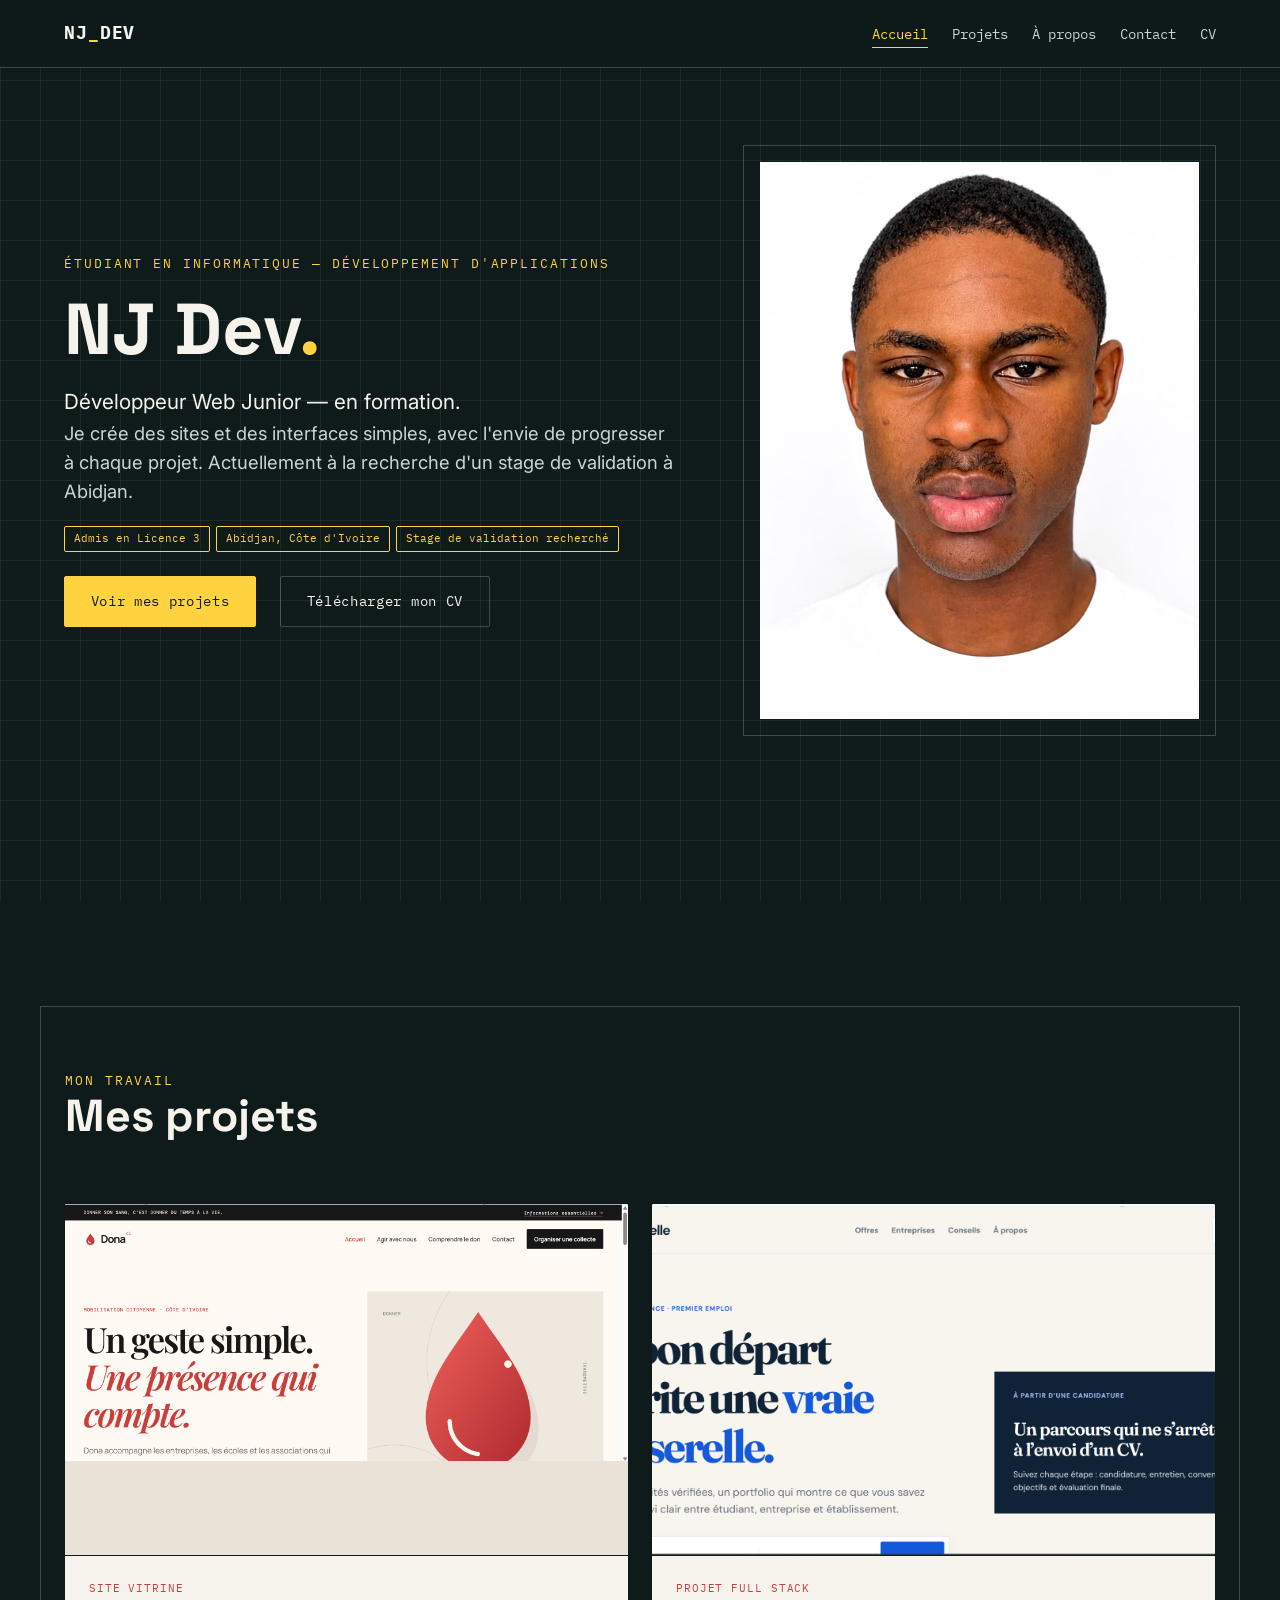
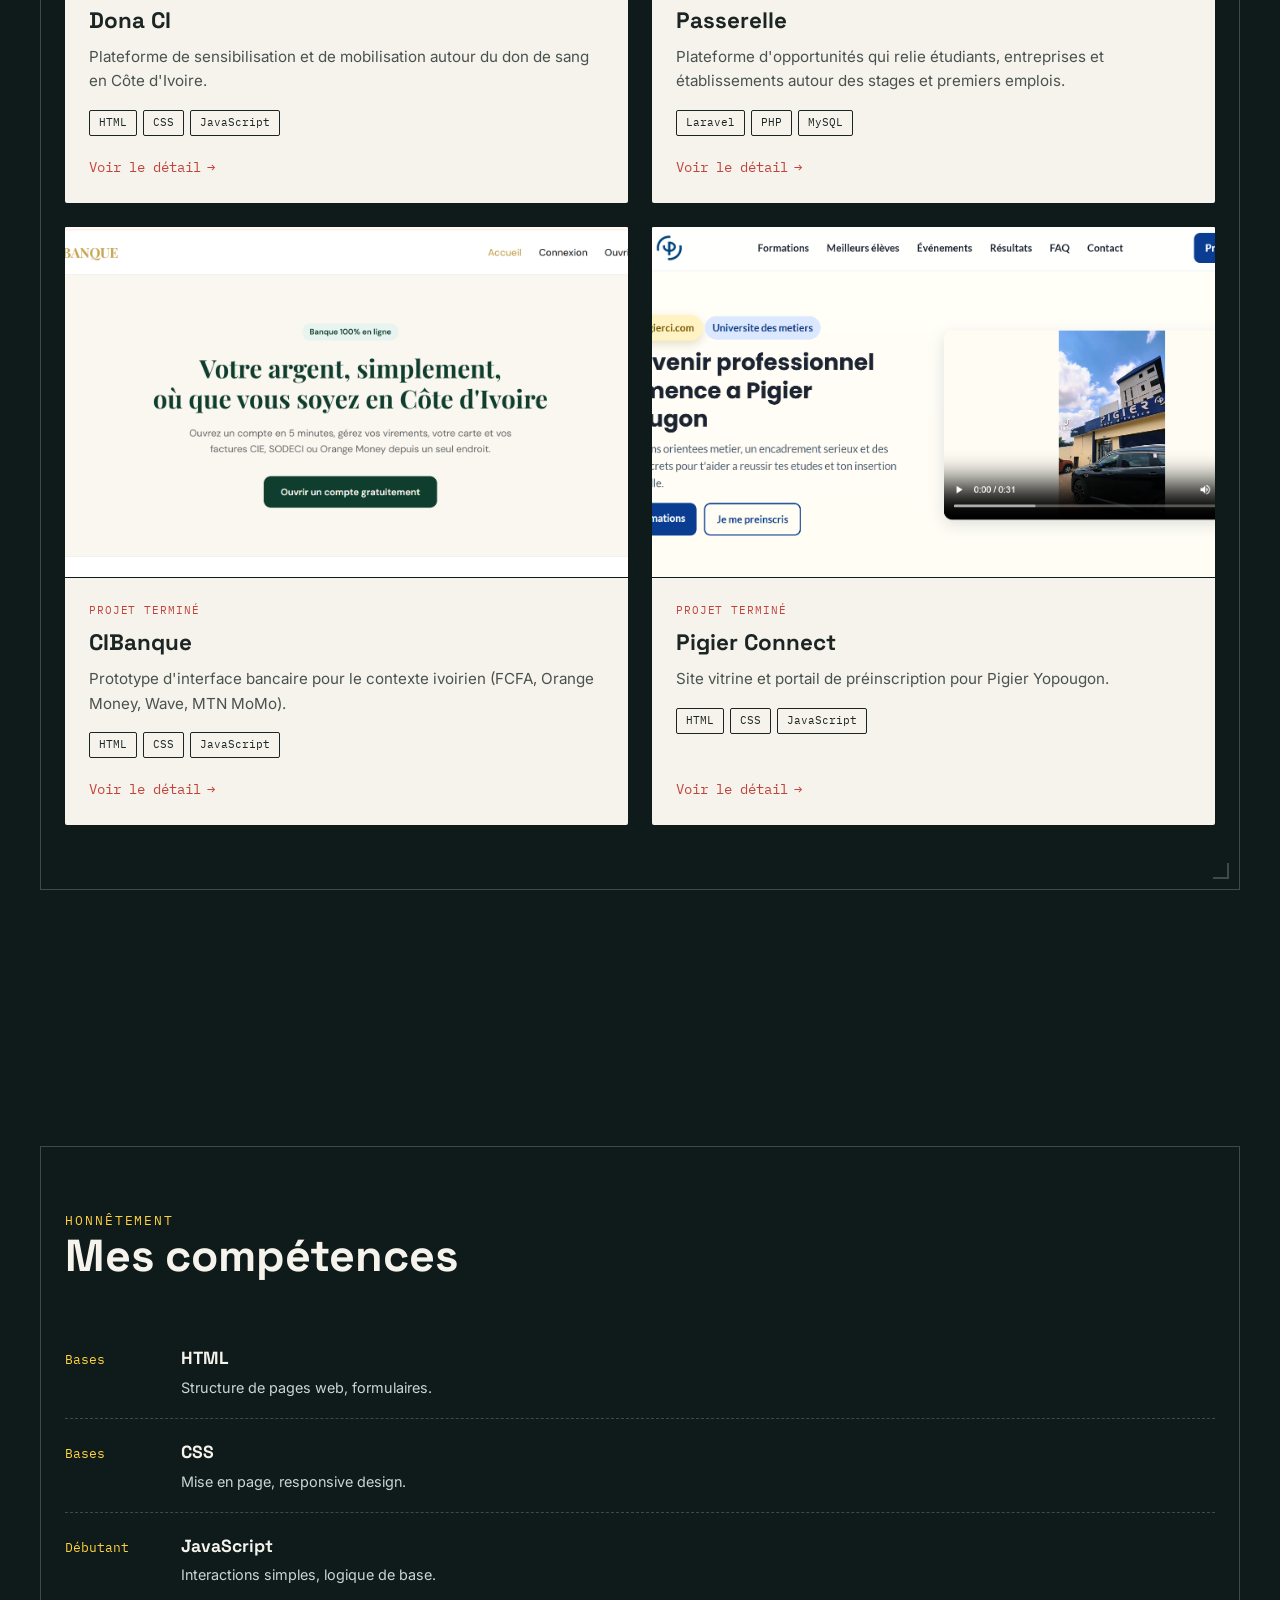
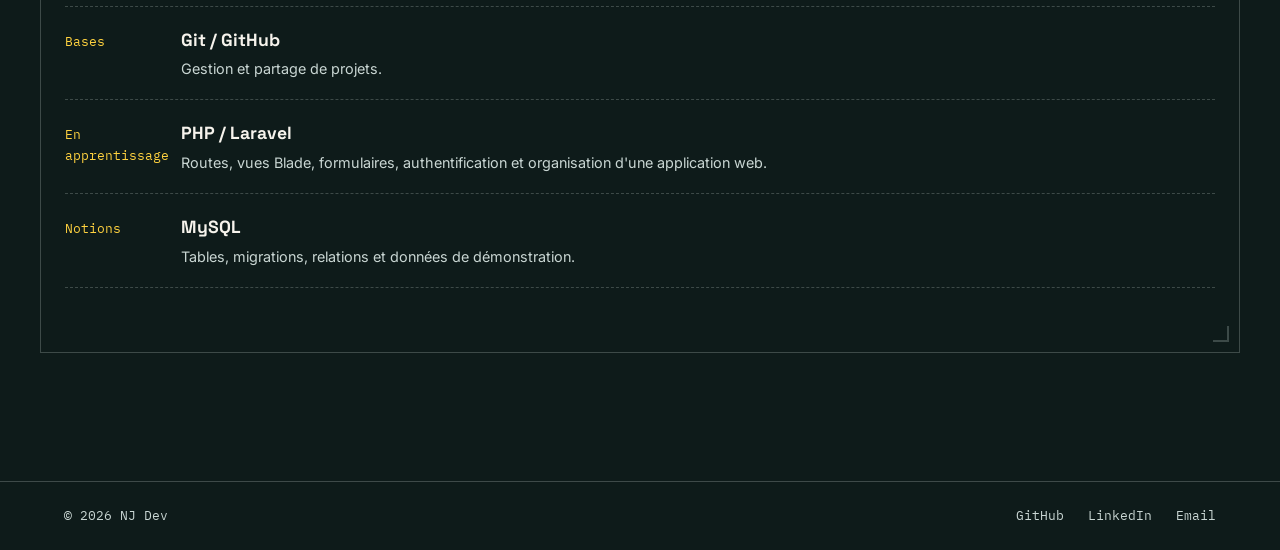
<file: index.html>
<!DOCTYPE html>
<html lang="fr">
<head>
  <meta charset="UTF-8">
  <meta name="viewport" content="width=device-width, initial-scale=1.0">
  <title>NJ Dev — Développeur Web Junior en formation</title>
  <meta name="description" content="Portfolio de Junior Ngoran (NJ Dev), étudiant en informatique (BTS IDA, admis en Licence 3), développeur web junior à la recherche d'un stage de validation à Abidjan.">

  <link rel="preconnect" href="https://fonts.googleapis.com">
  <link href="https://fonts.googleapis.com/css2?family=Space+Grotesk:wght@500;700&family=Inter:wght@400;500;600&family=IBM+Plex+Mono:wght@400;500;700&display=swap" rel="stylesheet">

  <link rel="stylesheet" href="css/style.css">
</head>
<body>

  <!-- Fond en filigrane, discret — on garde l'identité visuelle -->
  <div class="blueprint-grid" aria-hidden="true"></div>

  <!-- ===== NAVIGATION ===== -->
  <header class="navbar">
    <div class="container">
      <a href="index.html" class="logo">NJ<span>_</span>DEV</a>
      <nav>
        <ul class="nav-links" id="navLinks">
          <li><a href="index.html" aria-current="page">Accueil</a></li>
          <li><a href="projets.html">Projets</a></li>
          <li><a href="apropos.html">À propos</a></li>
          <li><a href="contact.html">Contact</a></li>
          <li><a href="documents/CV_NGoran_Junior_Charmel_Privat.pdf" class="nav-cv" target="_blank" rel="noopener">CV</a></li>
        </ul>
      </nav>
      <button class="nav-toggle" id="navToggle" aria-label="Ouvrir le menu" aria-expanded="false">MENU</button>
    </div>
  </header>

  <!-- ===== HERO ===== -->
  <section class="hero">
    <div class="container hero-grid">
      <div class="hero-text">
        <p class="eyebrow">Étudiant en informatique — Développement d'Applications</p>
        <h1>NJ Dev<span class="accent">.</span></h1>
        <p class="lede lede-strong">
          Développeur Web Junior — en formation.
        </p>
        <p class="lede">
          Je crée des sites et des interfaces simples, avec l'envie de
          progresser à chaque projet. Actuellement à la recherche d'un
          stage de validation à Abidjan.
        </p>

        <div class="tag-row hero-tags">
          <span class="tag tag-accent">Admis en Licence 3</span>
          <span class="tag tag-accent">Abidjan, Côte d'Ivoire</span>
          <span class="tag tag-accent">Stage de validation recherché</span>
        </div>

        <div class="hero-actions">
          <a href="projets.html" class="btn btn-primary">Voir mes projets</a>
          <a href="documents/CV_NGoran_Junior_Charmel_Privat.pdf" class="btn btn-secondary" target="_blank" rel="noopener">Télécharger mon CV</a>
        </div>
      </div>

      <div class="hero-photo-frame">
        <img src="images/photo.jpg" alt="Photo de Junior Ngoran (NJ Dev)">
      </div>
    </div>
  </section>

  <!-- ===== PROJETS EN AVANT ===== -->
  <section id="projets">
    <div class="container panel">
      <div class="section-head">
        <p class="eyebrow">Mon travail</p>
        <h2>Mes projets</h2>
      </div>

      <div class="projects-grid">
        <!-- Projet 1 : Dona CI -->
        <article class="project-card">
          <div class="project-thumb">
            <img class="project-shot-contain" src="images/dona-ci-preview.png" alt="Capture d'écran de Dona CI, site de mobilisation autour du don de sang">
          </div>
          <div class="project-body">
            <span class="project-rev">Site vitrine</span>
            <h3>Dona CI</h3>
            <p>Plateforme de sensibilisation et de mobilisation autour du don de sang en Côte d'Ivoire.</p>
            <div class="tag-row">
              <span class="tag">HTML</span>
              <span class="tag">CSS</span>
              <span class="tag">JavaScript</span>
            </div>
            <a href="projets.html#dona-ci" class="project-link">Voir le détail</a>
          </div>
        </article>

        <!-- Projet 2 : Passerelle -->
        <article class="project-card">
          <div class="project-thumb">
            <img src="images/passerelle-preview.png" alt="Capture d'écran de Passerelle, plateforme d'opportunités pour étudiants">
          </div>
          <div class="project-body">
            <span class="project-rev">Projet full stack</span>
            <h3>Passerelle</h3>
            <p>Plateforme d'opportunités qui relie étudiants, entreprises et établissements autour des stages et premiers emplois.</p>
            <div class="tag-row">
              <span class="tag">Laravel</span>
              <span class="tag">PHP</span>
              <span class="tag">MySQL</span>
            </div>
            <a href="projets.html#passerelle" class="project-link">Voir le détail</a>
          </div>
        </article>

        <!-- Projet 3 : CIBanque -->
        <article class="project-card">
          <div class="project-thumb">
            <img src="images/cibanque-preview.jpg" alt="Capture d'écran du site CIBanque">
          </div>
          <div class="project-body">
            <span class="project-rev">Projet terminé</span>
            <h3>CIBanque</h3>
            <p>Prototype d'interface bancaire pour le contexte ivoirien (FCFA, Orange Money, Wave, MTN MoMo).</p>
            <div class="tag-row">
              <span class="tag">HTML</span>
              <span class="tag">CSS</span>
              <span class="tag">JavaScript</span>
            </div>
            <a href="projets.html#cibanque" class="project-link">Voir le détail</a>
          </div>
        </article>

        <!-- Projet 4 : Pigier Connect -->
        <article class="project-card">
          <div class="project-thumb">
            <img src="images/pigier-connect-preview.jpg" alt="Capture d'écran du site Pigier Connect">
          </div>
          <div class="project-body">
            <span class="project-rev">Projet terminé</span>
            <h3>Pigier Connect</h3>
            <p>Site vitrine et portail de préinscription pour Pigier Yopougon.</p>
            <div class="tag-row">
              <span class="tag">HTML</span>
              <span class="tag">CSS</span>
              <span class="tag">JavaScript</span>
            </div>
            <a href="projets.html#pigier-connect" class="project-link">Voir le détail</a>
          </div>
        </article>
      </div>
    </div>
  </section>

  <!-- ===== APERÇU COMPÉTENCES ===== -->
  <section id="competences">
    <div class="container panel">
      <div class="section-head">
        <p class="eyebrow">Honnêtement</p>
        <h2>Mes compétences</h2>
      </div>

      <div class="annotation-list">
        <div class="annotation">
          <span class="annotation-code">Bases</span>
          <div class="annotation-body">
            <h4>HTML</h4>
            <p>Structure de pages web, formulaires.</p>
          </div>
        </div>
        <div class="annotation">
          <span class="annotation-code">Bases</span>
          <div class="annotation-body">
            <h4>CSS</h4>
            <p>Mise en page, responsive design.</p>
          </div>
        </div>
        <div class="annotation">
          <span class="annotation-code">Débutant</span>
          <div class="annotation-body">
            <h4>JavaScript</h4>
            <p>Interactions simples, logique de base.</p>
          </div>
        </div>
        <div class="annotation">
          <span class="annotation-code">Bases</span>
          <div class="annotation-body">
            <h4>Git / GitHub</h4>
            <p>Gestion et partage de projets.</p>
          </div>
        </div>
          <div class="annotation">
            <span class="annotation-code">En apprentissage</span>
            <div class="annotation-body">
              <h4>PHP / Laravel</h4>
              <p>Routes, vues Blade, formulaires, authentification et organisation d'une application web.</p>
            </div>
          </div>
          <div class="annotation">
            <span class="annotation-code">Notions</span>
            <div class="annotation-body">
              <h4>MySQL</h4>
              <p>Tables, migrations, relations et données de démonstration.</p>
            </div>
          </div>
      </div>
    </div>
  </section>

  <!-- ===== FOOTER ===== -->
  <footer>
    <div class="container footer-row">
      <span>© <span id="year">2026</span> NJ Dev</span>
      <div class="footer-links">
        <a href="https://github.com/njdev154" target="_blank" rel="noopener">GitHub</a>
        <a href="https://www.linkedin.com/in/junior-ngoran/" target="_blank" rel="noopener">LinkedIn</a>
        <a href="mailto:ngoranjunior154@gmail.com">Email</a>
      </div>
    </div>
  </footer>

  <button type="button" class="back-to-top" id="backToTop" aria-label="Retour en haut">↑</button>

  <script src="js/main.js"></script>
</body>
</html>
</file>
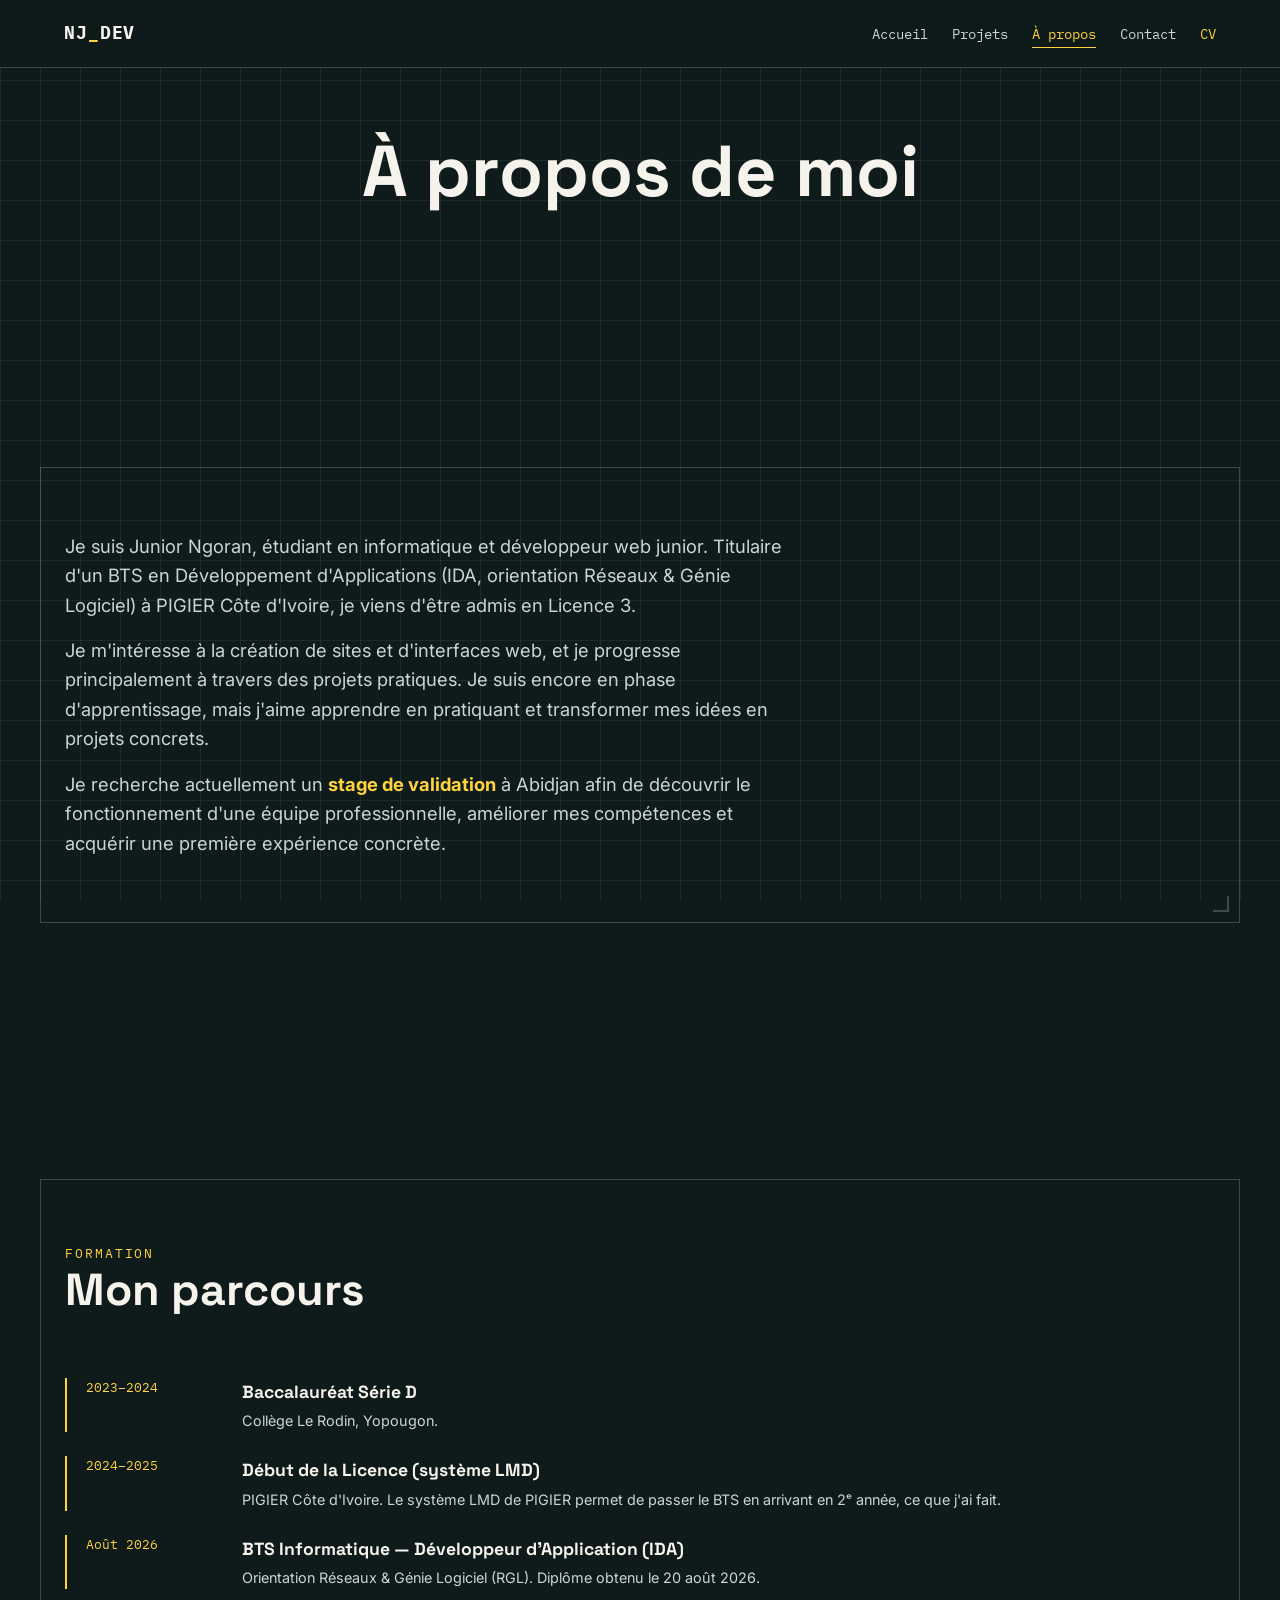
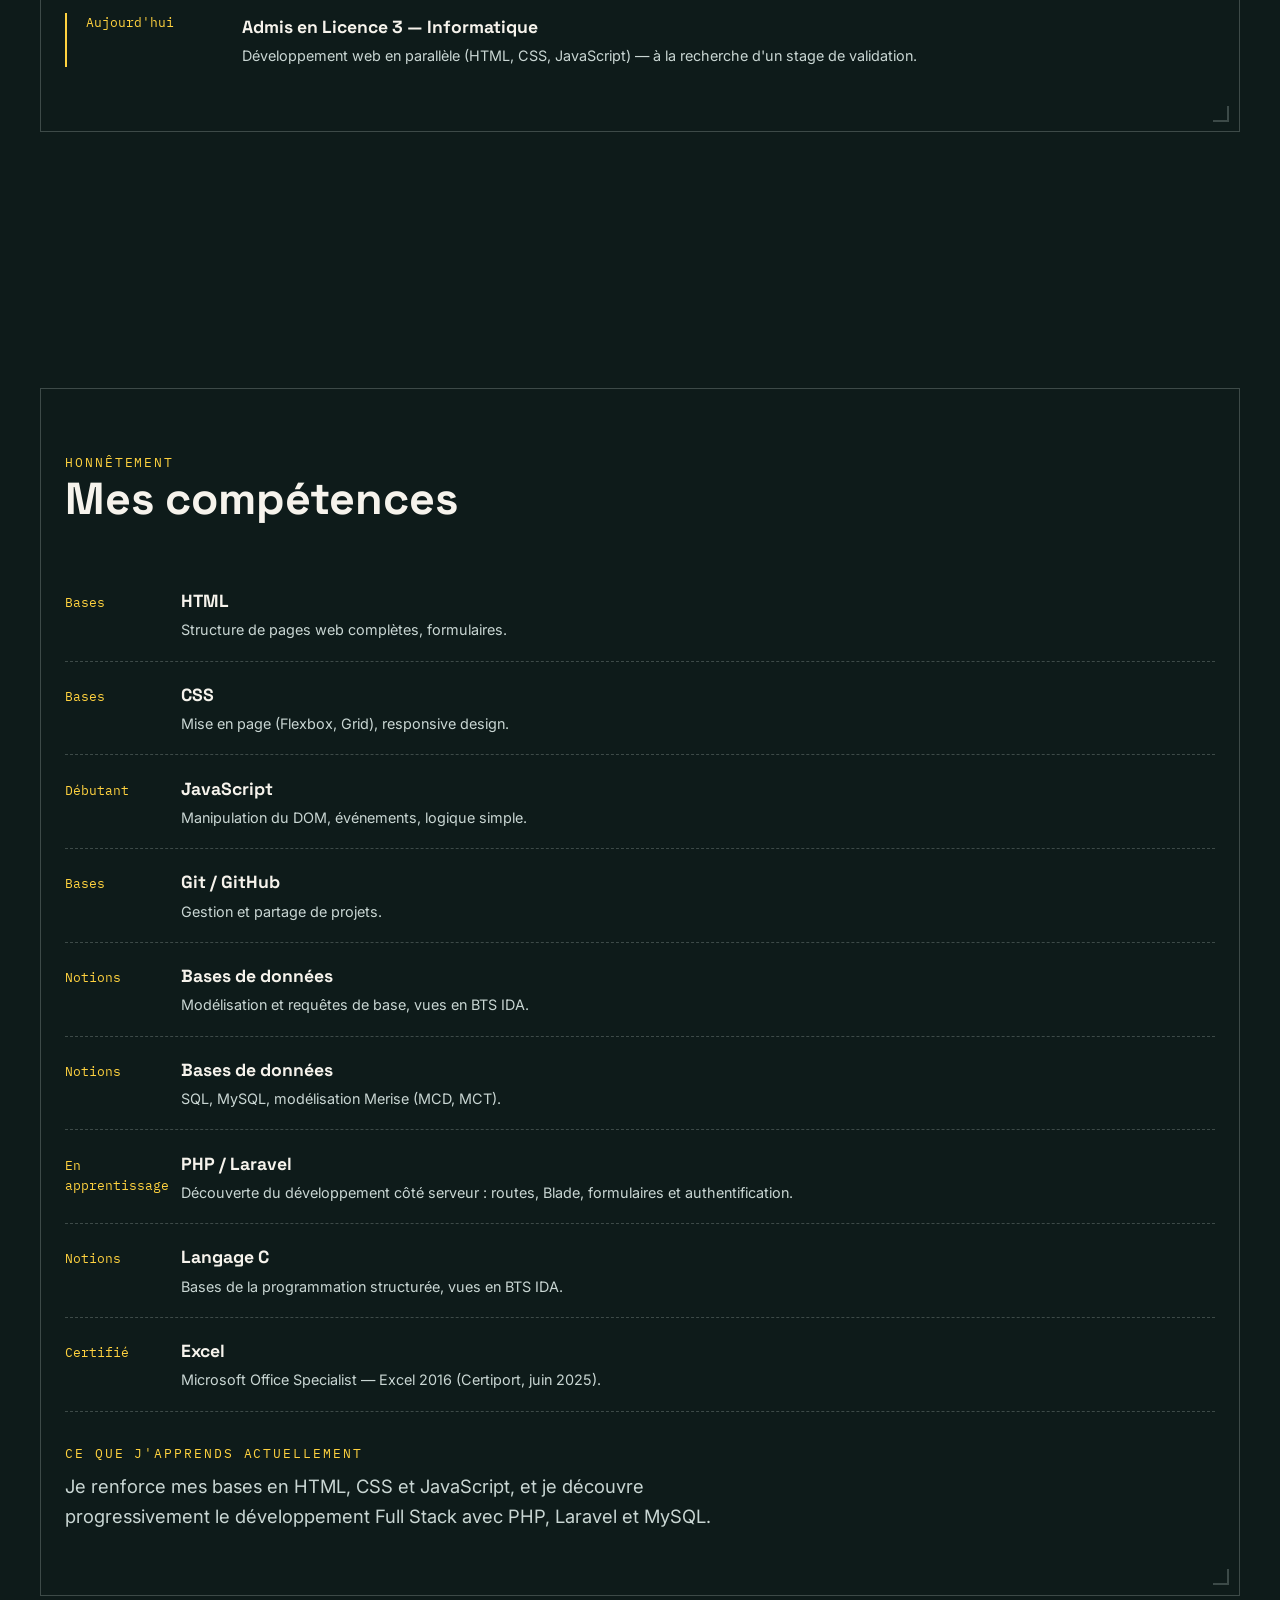
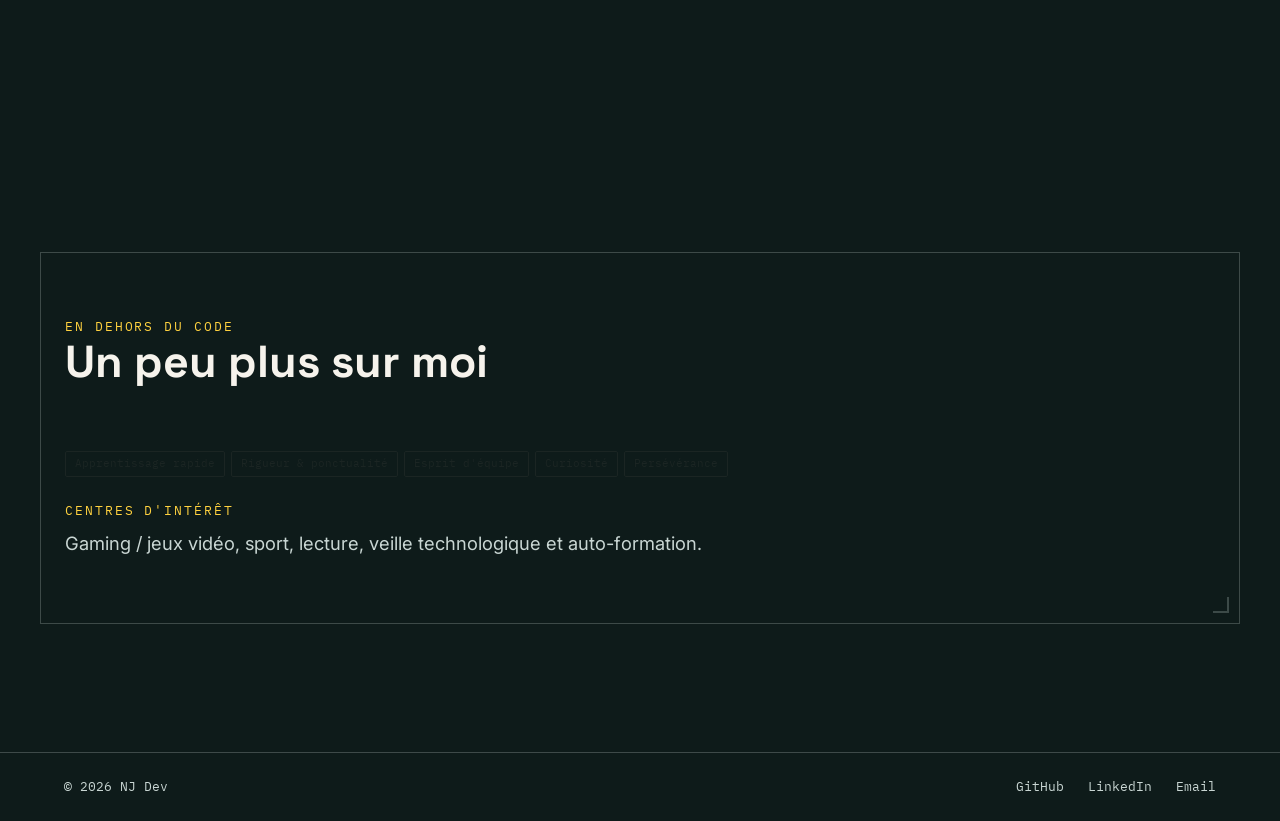
<file: apropos.html>
<!doctype html>
<html lang="fr">
  <head>
    <meta charset="UTF-8" />
    <meta name="viewport" content="width=device-width, initial-scale=1.0" />
    <title>À propos — NJ Dev</title>
    <meta
      name="description"
      content="Le parcours de Junior Ngoran (NJ Dev), étudiant en informatique, BTS IDA admis en Licence 3, à la recherche d'un stage de validation."
    />

    <link rel="preconnect" href="https://fonts.googleapis.com" />
    <link
      href="https://fonts.googleapis.com/css2?family=Space+Grotesk:wght@500;700&family=Inter:wght@400;500;600&family=IBM+Plex+Mono:wght@400;500;700&display=swap"
      rel="stylesheet"
    />

    <link rel="stylesheet" href="css/style.css" />
    <style>
      .timeline {
        display: flex;
        flex-direction: column;
        gap: 1.5rem;
        margin-top: 1.5rem;
      }
      .timeline-item {
        display: grid;
        grid-template-columns: 140px 1fr;
        gap: 1rem;
        border-left: 2px solid var(--amber);
        padding-left: 1.2rem;
      }
      .timeline-tag {
        font-family: var(--font-mono);
        font-size: 0.8rem;
        color: var(--amber);
      }
      .timeline-body h4 {
        font-family: var(--font-display);
        color: var(--paper);
        font-size: 1.1rem;
        margin-bottom: 0.2rem;
      }
      .timeline-body p {
        font-size: 0.9rem;
        color: var(--ink-line);
      }
      @media (max-width: 640px) {
        .timeline-item {
          grid-template-columns: 1fr;
        }
      }
    </style>
  </head>
  <body>
    <div class="blueprint-grid" aria-hidden="true"></div>

    <!-- ===== NAVIGATION ===== -->
    <header class="navbar">
      <div class="container">
        <a href="index.html" class="logo">NJ<span>_</span>DEV</a>
        <nav>
          <ul class="nav-links" id="navLinks">
            <li><a href="index.html">Accueil</a></li>
            <li><a href="projets.html">Projets</a></li>
            <li><a href="apropos.html" aria-current="page">À propos</a></li>
            <li><a href="contact.html">Contact</a></li>
            <li>
              <a
                href="documents/CV_NGoran_Junior_Charmel_Privat.pdf"
                target="_blank"
                rel="noopener"
                style="color: var(--amber)"
                >CV</a
              >
            </li>
          </ul>
        </nav>
        <button
          class="nav-toggle"
          id="navToggle"
          aria-label="Ouvrir le menu"
          aria-expanded="false"
        >
          MENU
        </button>
      </div>
    </header>

    <!-- ===== EN-TÊTE ===== -->
    <section class="hero" style="min-height: 30vh">
      <div class="container">
        <h1>À propos de moi</h1>
      </div>
    </section>

    <!-- ===== QUI JE SUIS ===== -->
    <section id="qui-je-suis">
      <div class="container panel">
        <p class="lede">
          Je suis Junior Ngoran, étudiant en informatique et développeur web
          junior. Titulaire d'un BTS en Développement d'Applications (IDA,
          orientation Réseaux &amp; Génie Logiciel) à PIGIER Côte d'Ivoire, je
          viens d'être admis en Licence 3.
        </p>
        <p class="lede" style="margin-top: 1rem">
          Je m'intéresse à la création de sites et d'interfaces web, et je
          progresse principalement à travers des projets pratiques. Je suis
          encore en phase d'apprentissage, mais j'aime apprendre en pratiquant
          et transformer mes idées en projets concrets.
        </p>
        <p class="lede" style="margin-top: 1rem">
          Je recherche actuellement un
          <strong style="color: var(--amber)">stage de validation</strong>
          à Abidjan afin de découvrir le fonctionnement d'une équipe
          professionnelle, améliorer mes compétences et acquérir une première
          expérience concrète.
        </p>
      </div>
    </section>

    <!-- ===== PARCOURS ===== -->
    <section id="parcours">
      <div class="container panel">
        <div class="section-head">
          <p class="eyebrow">Formation</p>
          <h2>Mon parcours</h2>
        </div>

        <div class="timeline">
          <div class="timeline-item">
            <span class="timeline-tag">2023–2024</span>
            <div class="timeline-body">
              <h4>Baccalauréat Série D</h4>
              <p>Collège Le Rodin, Yopougon.</p>
            </div>
          </div>
          <div class="timeline-item">
            <span class="timeline-tag">2024–2025</span>
            <div class="timeline-body">
              <h4>Début de la Licence (système LMD)</h4>
              <p>
                PIGIER Côte d'Ivoire. Le système LMD de PIGIER permet de passer
                le BTS en arrivant en 2ᵉ année, ce que j'ai fait.
              </p>
            </div>
          </div>
          <div class="timeline-item">
            <span class="timeline-tag">Août 2026</span>
            <div class="timeline-body">
              <h4>BTS Informatique — Développeur d'Application (IDA)</h4>
              <p>
                Orientation Réseaux &amp; Génie Logiciel (RGL). Diplôme obtenu
                le 20 août 2026.
              </p>
            </div>
          </div>
          <div class="timeline-item">
            <span class="timeline-tag">Aujourd'hui</span>
            <div class="timeline-body">
              <h4>Admis en Licence 3 — Informatique</h4>
              <p>
                Développement web en parallèle (HTML, CSS, JavaScript) — à la
                recherche d'un stage de validation.
              </p>
            </div>
          </div>
        </div>
      </div>
    </section>

    <!-- ===== COMPÉTENCES ===== -->
    <section id="competences">
      <div class="container panel">
        <div class="section-head">
          <p class="eyebrow">Honnêtement</p>
          <h2>Mes compétences</h2>
        </div>

        <div class="annotation-list">
          <div class="annotation">
            <span class="annotation-code">Bases</span>
            <div class="annotation-body">
              <h4>HTML</h4>
              <p>Structure de pages web complètes, formulaires.</p>
            </div>
          </div>
          <div class="annotation">
            <span class="annotation-code">Bases</span>
            <div class="annotation-body">
              <h4>CSS</h4>
              <p>Mise en page (Flexbox, Grid), responsive design.</p>
            </div>
          </div>
          <div class="annotation">
            <span class="annotation-code">Débutant</span>
            <div class="annotation-body">
              <h4>JavaScript</h4>
              <p>Manipulation du DOM, événements, logique simple.</p>
            </div>
          </div>
          <div class="annotation">
            <span class="annotation-code">Bases</span>
            <div class="annotation-body">
              <h4>Git / GitHub</h4>
              <p>Gestion et partage de projets.</p>
            </div>
          </div>
          <div class="annotation">
            <span class="annotation-code">Notions</span>
            <div class="annotation-body">
              <h4>Bases de données</h4>
              <p>Modélisation et requêtes de base, vues en BTS IDA.</p>
            </div>
          </div>
          <div class="annotation">
            <span class="annotation-code">Notions</span>
            <div class="annotation-body">
              <h4>Bases de données</h4>
              <p>SQL, MySQL, modélisation Merise (MCD, MCT).</p>
            </div>
          </div>
          <div class="annotation">
            <span class="annotation-code">En apprentissage</span>
            <div class="annotation-body">
              <h4>PHP / Laravel</h4>
              <p>Découverte du développement côté serveur : routes, Blade, formulaires et authentification.</p>
            </div>
          </div>
          <div class="annotation">
            <span class="annotation-code">Notions</span>
            <div class="annotation-body">
              <h4>Langage C</h4>
              <p>Bases de la programmation structurée, vues en BTS IDA.</p>
            </div>
          </div>
          <div class="annotation">
            <span class="annotation-code">Certifié</span>
            <div class="annotation-body">
              <h4>Excel</h4>
              <p>
                Microsoft Office Specialist — Excel 2016 (Certiport, juin 2025).
              </p>
            </div>
          </div>
        </div>

        <p class="eyebrow" style="margin-top: 2rem">
          Ce que j'apprends actuellement
        </p>
        <p class="lede" style="margin-top: 0.5rem">
          Je renforce mes bases en HTML, CSS et JavaScript, et je découvre
          progressivement le développement Full Stack avec PHP, Laravel et MySQL.
        </p>
      </div>
    </section>

    <!-- ===== QUALITÉS & CENTRES D'INTÉRÊT ===== -->
    <section id="qualites">
      <div class="container panel">
        <div class="section-head">
          <p class="eyebrow">En dehors du code</p>
          <h2>Un peu plus sur moi</h2>
        </div>

        <div class="tag-row" style="margin-bottom: 1.5rem">
          <span class="tag">Apprentissage rapide</span>
          <span class="tag">Rigueur &amp; ponctualité</span>
          <span class="tag">Esprit d'équipe</span>
          <span class="tag">Curiosité</span>
          <span class="tag">Persévérance</span>
        </div>

        <p class="eyebrow">Centres d'intérêt</p>
        <p class="lede" style="margin-top: 0.5rem">
          Gaming / jeux vidéo, sport, lecture, veille technologique et
          auto-formation.
        </p>
      </div>
    </section>

    <!-- ===== FOOTER ===== -->
    <footer>
      <div class="container footer-row">
        <span>© 2026 NJ Dev</span>
        <div class="footer-links">
          <a href="https://github.com/njdev154" target="_blank" rel="noopener"
            >GitHub</a
          >
          <a
            href="https://www.linkedin.com/in/junior-ngoran/"
            target="_blank"
            rel="noopener"
            >LinkedIn</a
          >
          <a href="mailto:ngoranjunior154@gmail.com">Email</a>
        </div>
      </div>
    </footer>

    <script src="js/main.js"></script>
  </body>
</html>
</file>
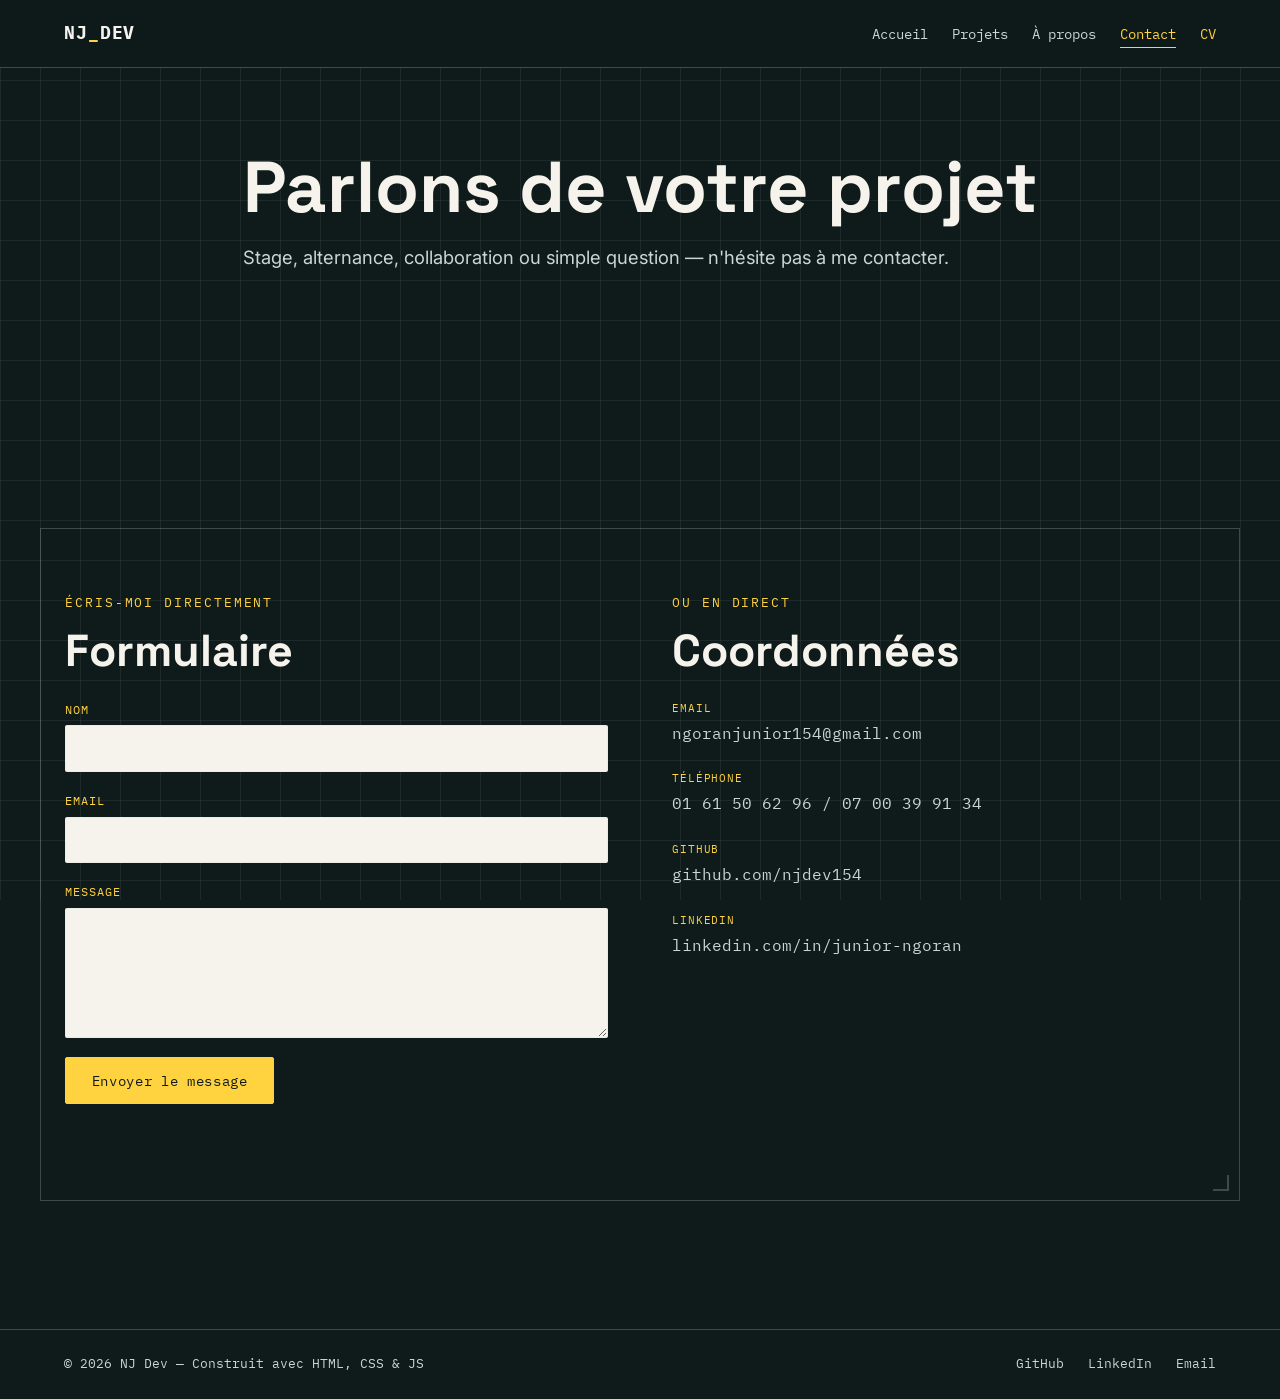
<file: contact.html>
<!doctype html>
<html lang="fr">
  <head>
    <meta charset="UTF-8" />
    <meta name="viewport" content="width=device-width, initial-scale=1.0" />
    <title>Contact — NJ Dev</title>
    <meta
      name="description"
      content="Contacter NJ Dev par email, formulaire, GitHub ou LinkedIn."
    />

    <link rel="preconnect" href="https://fonts.googleapis.com" />
    <link
      href="https://fonts.googleapis.com/css2?family=Space+Grotesk:wght@500;700&family=Inter:wght@400;500;600&family=IBM+Plex+Mono:wght@400;500;700&display=swap"
      rel="stylesheet"
    />

    <link rel="stylesheet" href="css/style.css" />
    <style>
      /* Styles spécifiques au formulaire — propres à cette page,
       donc gardés ici plutôt que dans le fichier CSS partagé. */
      .form-grid {
        display: grid;
        gap: 1.2rem;
        max-width: 560px;
      }
      .form-field {
        display: flex;
        flex-direction: column;
        gap: 0.4rem;
      }
      .form-field label {
        font-family: var(--font-mono);
        font-size: 0.75rem;
        letter-spacing: 0.08em;
        text-transform: uppercase;
        color: var(--amber);
      }
      .form-field input,
      .form-field textarea {
        background-color: var(--paper);
        color: var(--ink-text);
        border: 1px solid var(--ink-line-faint);
        padding: 0.8rem 1rem;
        font-family: var(--font-body);
        font-size: 0.95rem;
        border-radius: var(--radius);
      }
      .form-field input:focus,
      .form-field textarea:focus {
        outline: 2px solid var(--amber);
        outline-offset: 2px;
      }
      .form-field textarea {
        resize: vertical;
        min-height: 130px;
      }
      .contact-grid {
        display: grid;
        grid-template-columns: 1fr 1fr;
        gap: var(--gap-lg);
      }
      .contact-info-list {
        display: flex;
        flex-direction: column;
        gap: 1.5rem;
      }
      .contact-info-list a {
        font-family: var(--font-mono);
        font-size: 1rem;
        display: flex;
        flex-direction: column;
        gap: 0.2rem;
      }
      .contact-info-list a span.label {
        font-size: 0.7rem;
        color: var(--amber);
        text-transform: uppercase;
        letter-spacing: 0.08em;
      }
      .contact-info-list a:hover span.value {
        color: var(--amber);
      }
      #formStatus {
        font-family: var(--font-mono);
        font-size: 0.85rem;
        margin-top: 0.8rem;
      }
      @media (max-width: 860px) {
        .contact-grid {
          grid-template-columns: 1fr;
        }
      }
    </style>
  </head>
  <body>
    <div class="blueprint-grid" aria-hidden="true"></div>

    <!-- ===== NAVIGATION ===== -->
    <header class="navbar">
      <div class="container">
        <a href="index.html" class="logo">NJ<span>_</span>DEV</a>
        <nav>
          <ul class="nav-links" id="navLinks">
            <li><a href="index.html">Accueil</a></li>
            <li><a href="projets.html">Projets</a></li>
            <li><a href="apropos.html">À propos</a></li>
            <li><a href="contact.html" aria-current="page">Contact</a></li>
            <li>
              <a
                href="documents/CV_NGoran_Junior_Charmel_Privat.pdf"
                target="_blank"
                rel="noopener"
                style="color: var(--amber)"
                >CV</a
              >
            </li>
          </ul>
        </nav>
        <button
          class="nav-toggle"
          id="navToggle"
          aria-label="Ouvrir le menu"
          aria-expanded="false"
        >
          MENU
        </button>
      </div>
    </header>

    <!-- ===== EN-TÊTE ===== -->
    <section class="hero" style="min-height: 30vh">
      <div class="container">
        <h1 style="margin-top: 1rem">Parlons de votre projet</h1>
        <p class="lede" style="margin-top: 1rem">
          Stage, alternance, collaboration ou simple question — n'hésite pas à
          me contacter.
        </p>
      </div>
    </section>

    <!-- ===== CONTACT ===== -->
    <section id="contact">
      <div class="container panel contact-grid">
        <!-- Formulaire -->
        <div>
          <p class="eyebrow">Écris-moi directement</p>
          <h2 style="margin: 0.8rem 0 1.5rem">Formulaire</h2>

          <!--
          Formulaire branché sur Formspree (compte NJ Dev).
          Le JavaScript dans js/main.js gère l'envoi en AJAX pour
          afficher un message de confirmation sans recharger la page.
        -->
          <form
            class="form-grid"
            id="contactForm"
            action="https://formspree.io/f/mgaevrwr"
            method="POST"
          >
            <div class="form-field">
              <label for="name">Nom</label>
              <input type="text" id="name" name="name" required />
            </div>
            <div class="form-field">
              <label for="email">Email</label>
              <input type="email" id="email" name="email" required />
            </div>
            <div class="form-field">
              <label for="message">Message</label>
              <textarea id="message" name="message" required></textarea>
            </div>
            <button
              type="submit"
              class="btn btn-primary"
              style="justify-self: start"
            >
              Envoyer le message
            </button>
            <p id="formStatus" role="status"></p>
          </form>
        </div>

        <!-- Coordonnées directes -->
        <div>
          <p class="eyebrow">Ou en direct</p>
          <h2 style="margin: 0.8rem 0 1.5rem">Coordonnées</h2>
          <div class="contact-info-list">
            <a href="mailto:ngoranjunior154@gmail.com">
              <span class="label">Email</span>
              <span class="value">ngoranjunior154@gmail.com</span>
            </a>
            <a href="tel:+2250161506296">
              <span class="label">Téléphone</span>
              <span class="value">01 61 50 62 96 / 07 00 39 91 34</span>
            </a>
            <a
              href="https://github.com/njdev154"
              target="_blank"
              rel="noopener"
            >
              <span class="label">GitHub</span>
              <span class="value">github.com/njdev154</span>
            </a>
            <a
              href="https://www.linkedin.com/in/junior-ngoran/"
              target="_blank"
              rel="noopener"
            >
              <span class="label">LinkedIn</span>
              <span class="value">linkedin.com/in/junior-ngoran</span>
            </a>
          </div>
        </div>
      </div>
    </section>

    <!-- ===== FOOTER ===== -->
    <footer>
      <div class="container footer-row">
        <span>© 2026 NJ Dev — Construit avec HTML, CSS &amp; JS</span>
        <div class="footer-links">
          <a href="https://github.com/njdev154" target="_blank" rel="noopener"
            >GitHub</a
          >
          <a
            href="https://www.linkedin.com/in/junior-ngoran/"
            target="_blank"
            rel="noopener"
            >LinkedIn</a
          >
          <a href="mailto:ngoranjunior154@gmail.com">Email</a>
        </div>
      </div>
    </footer>

    <script src="js/main.js"></script>
  </body>
</html>
</file>
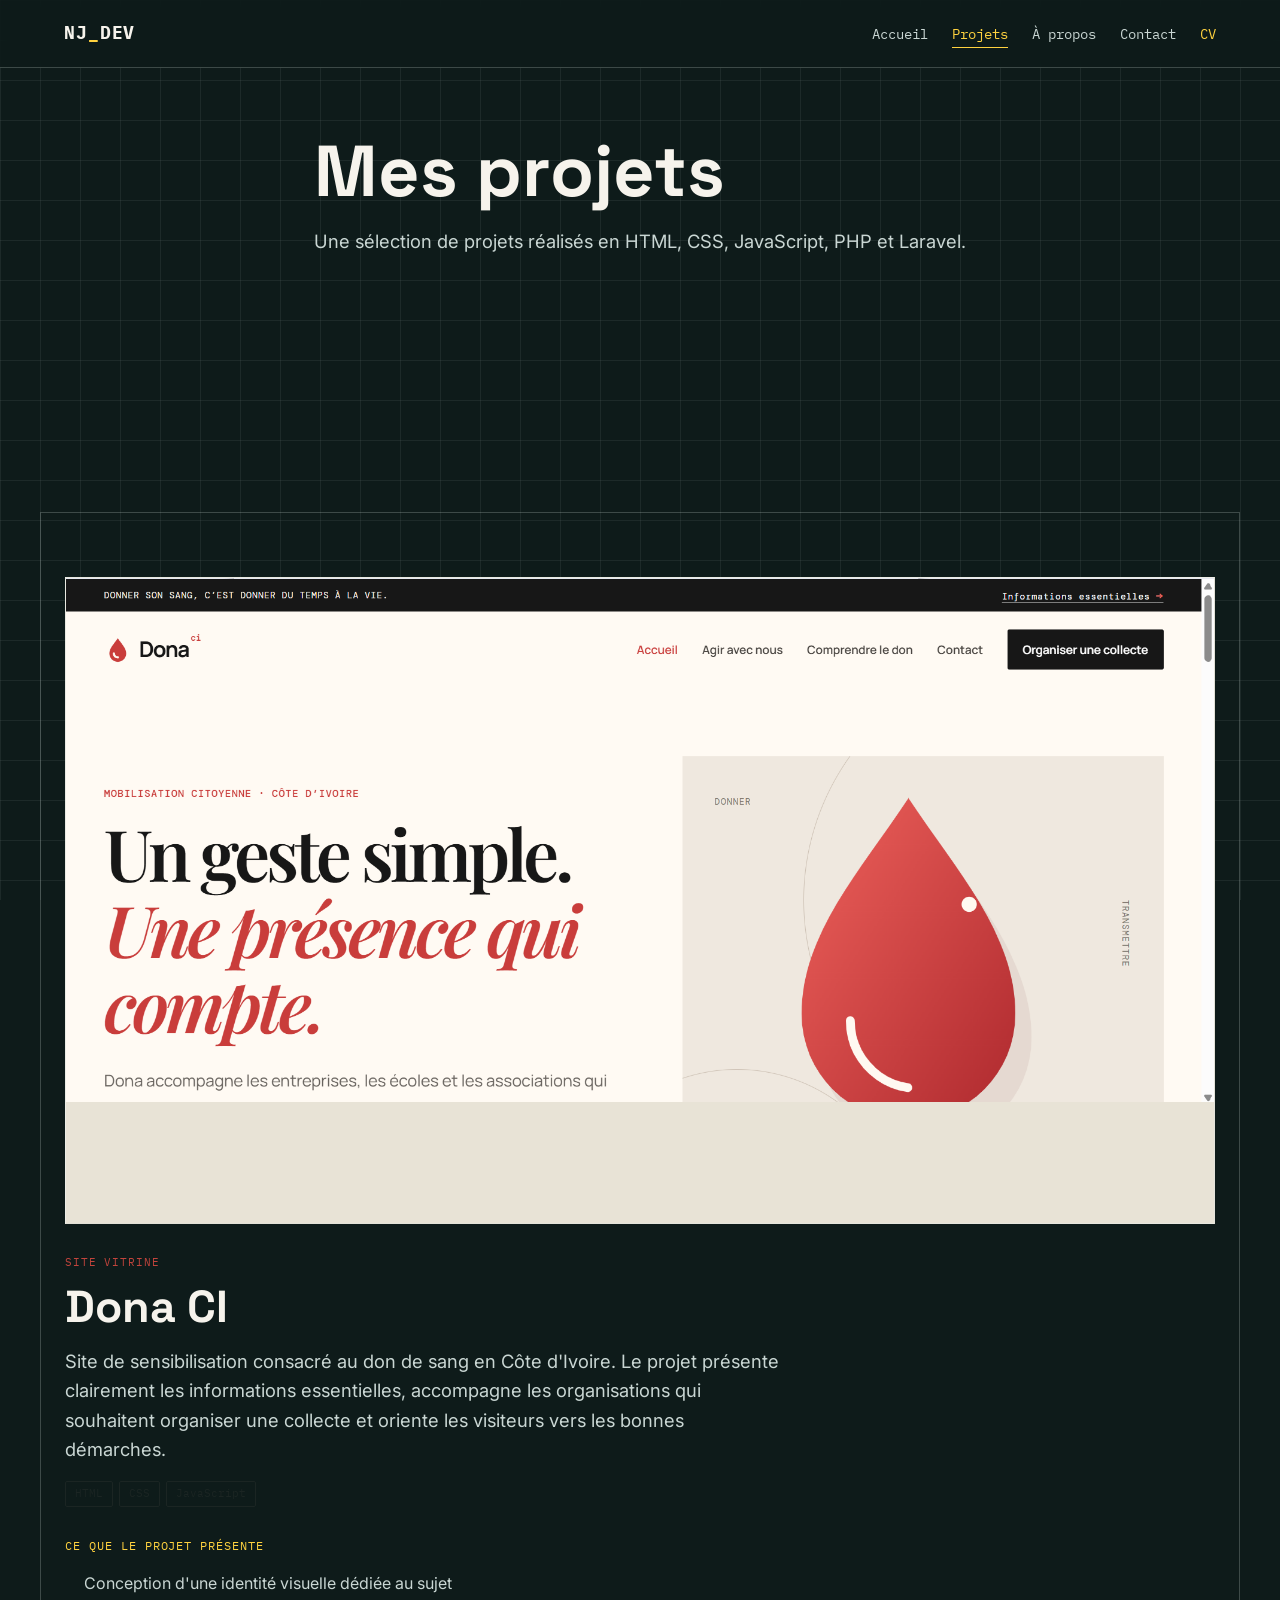
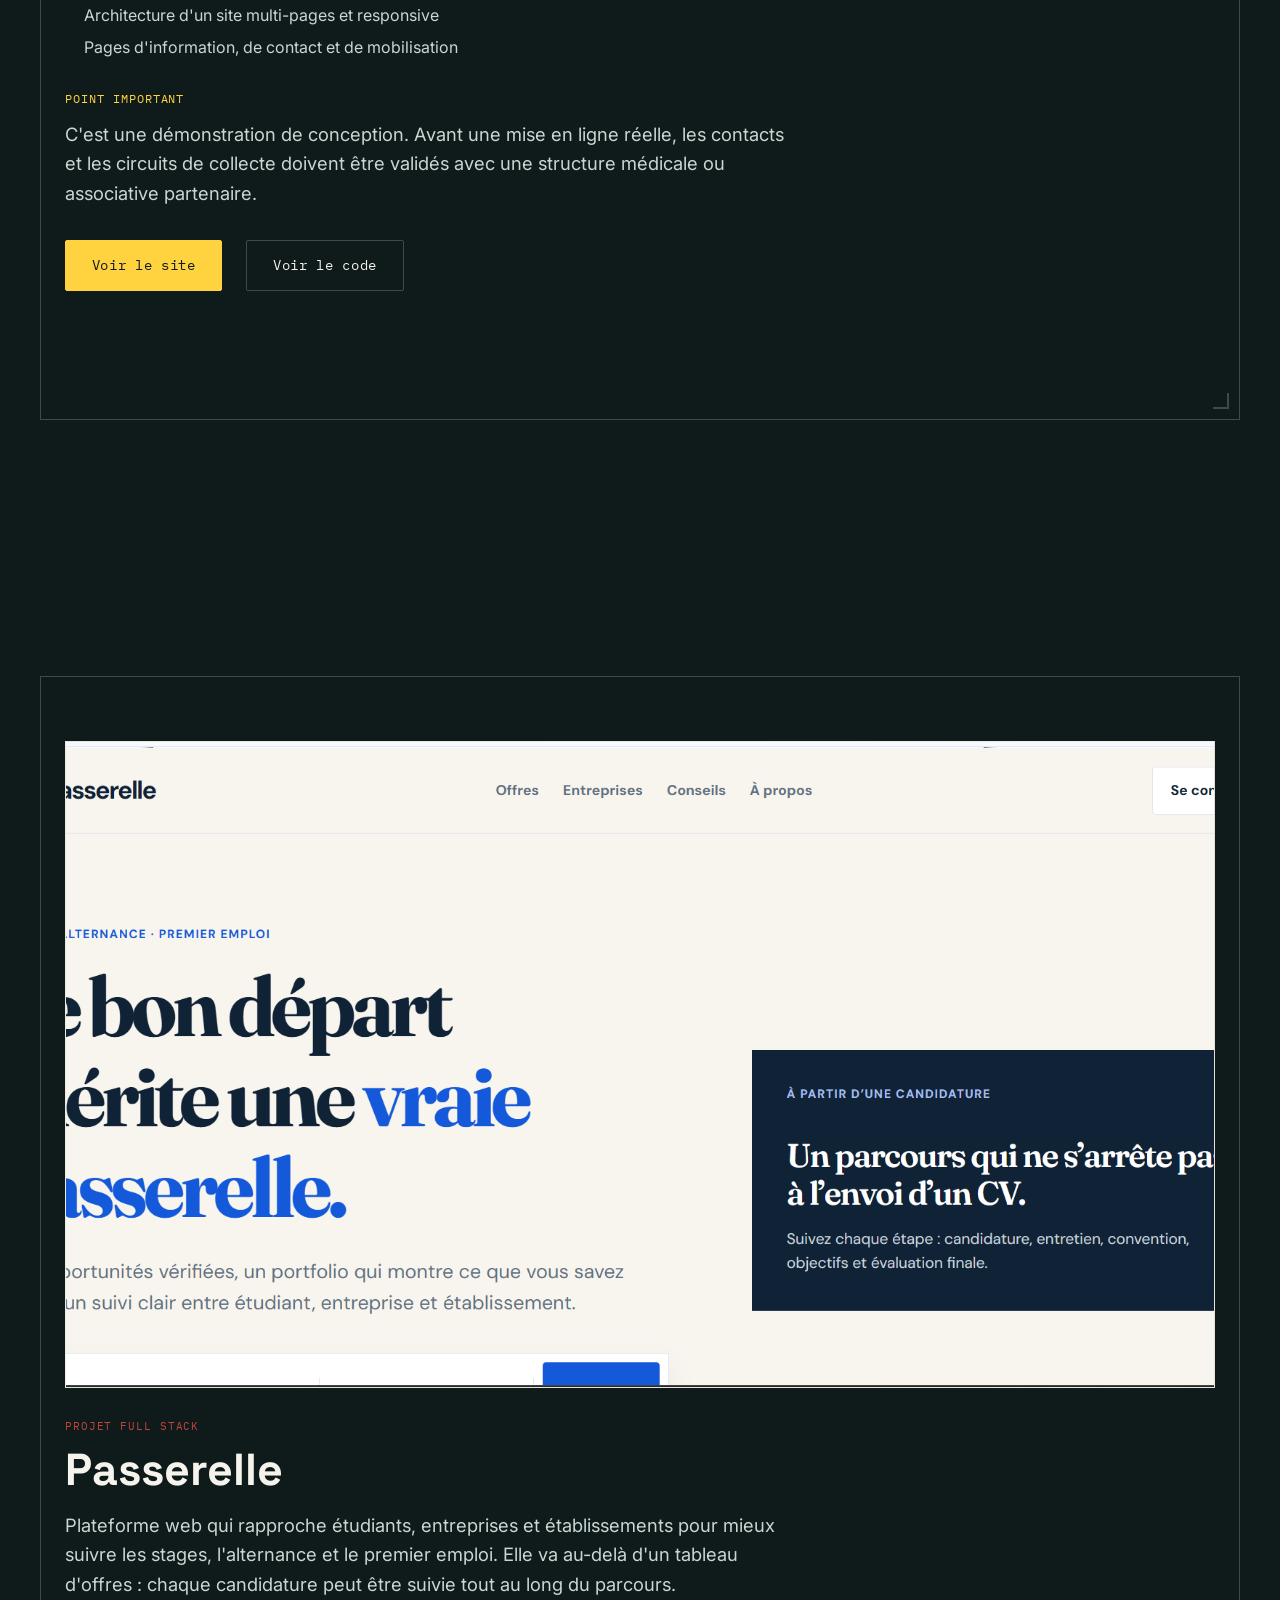
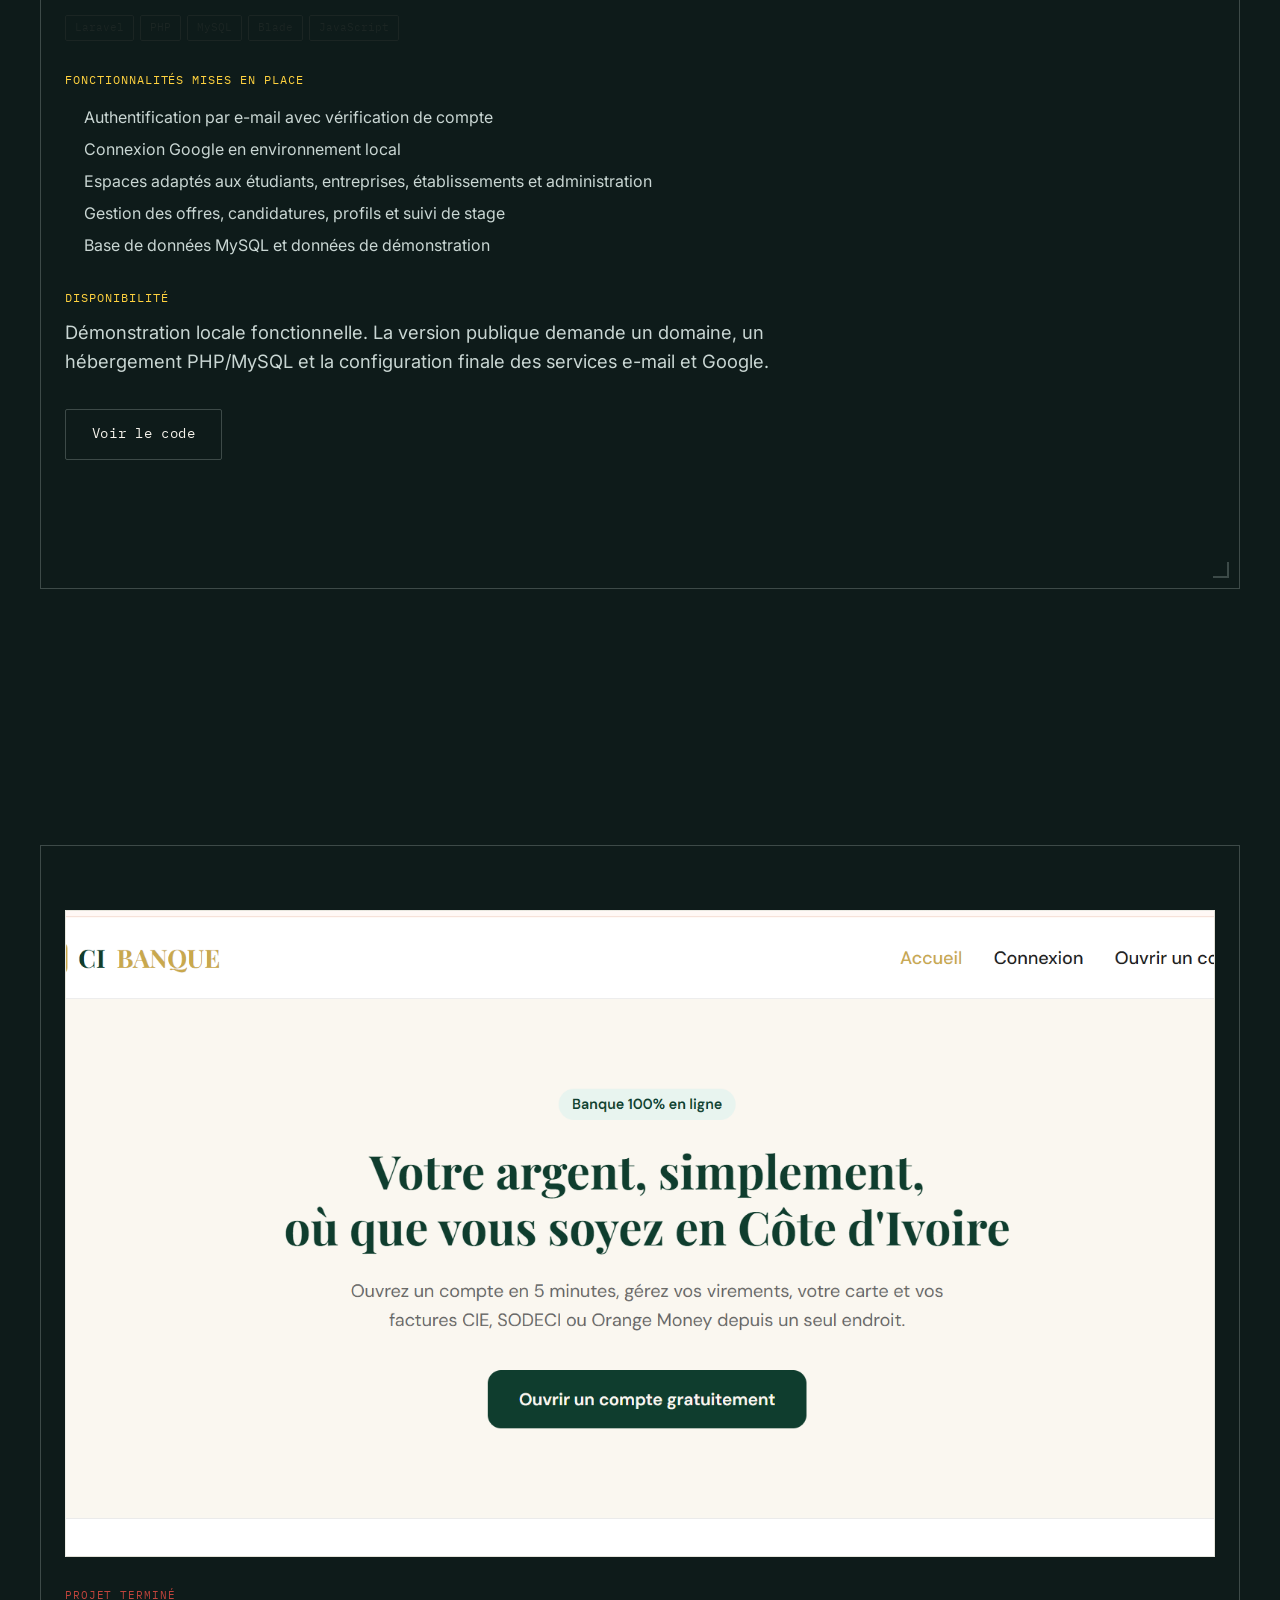
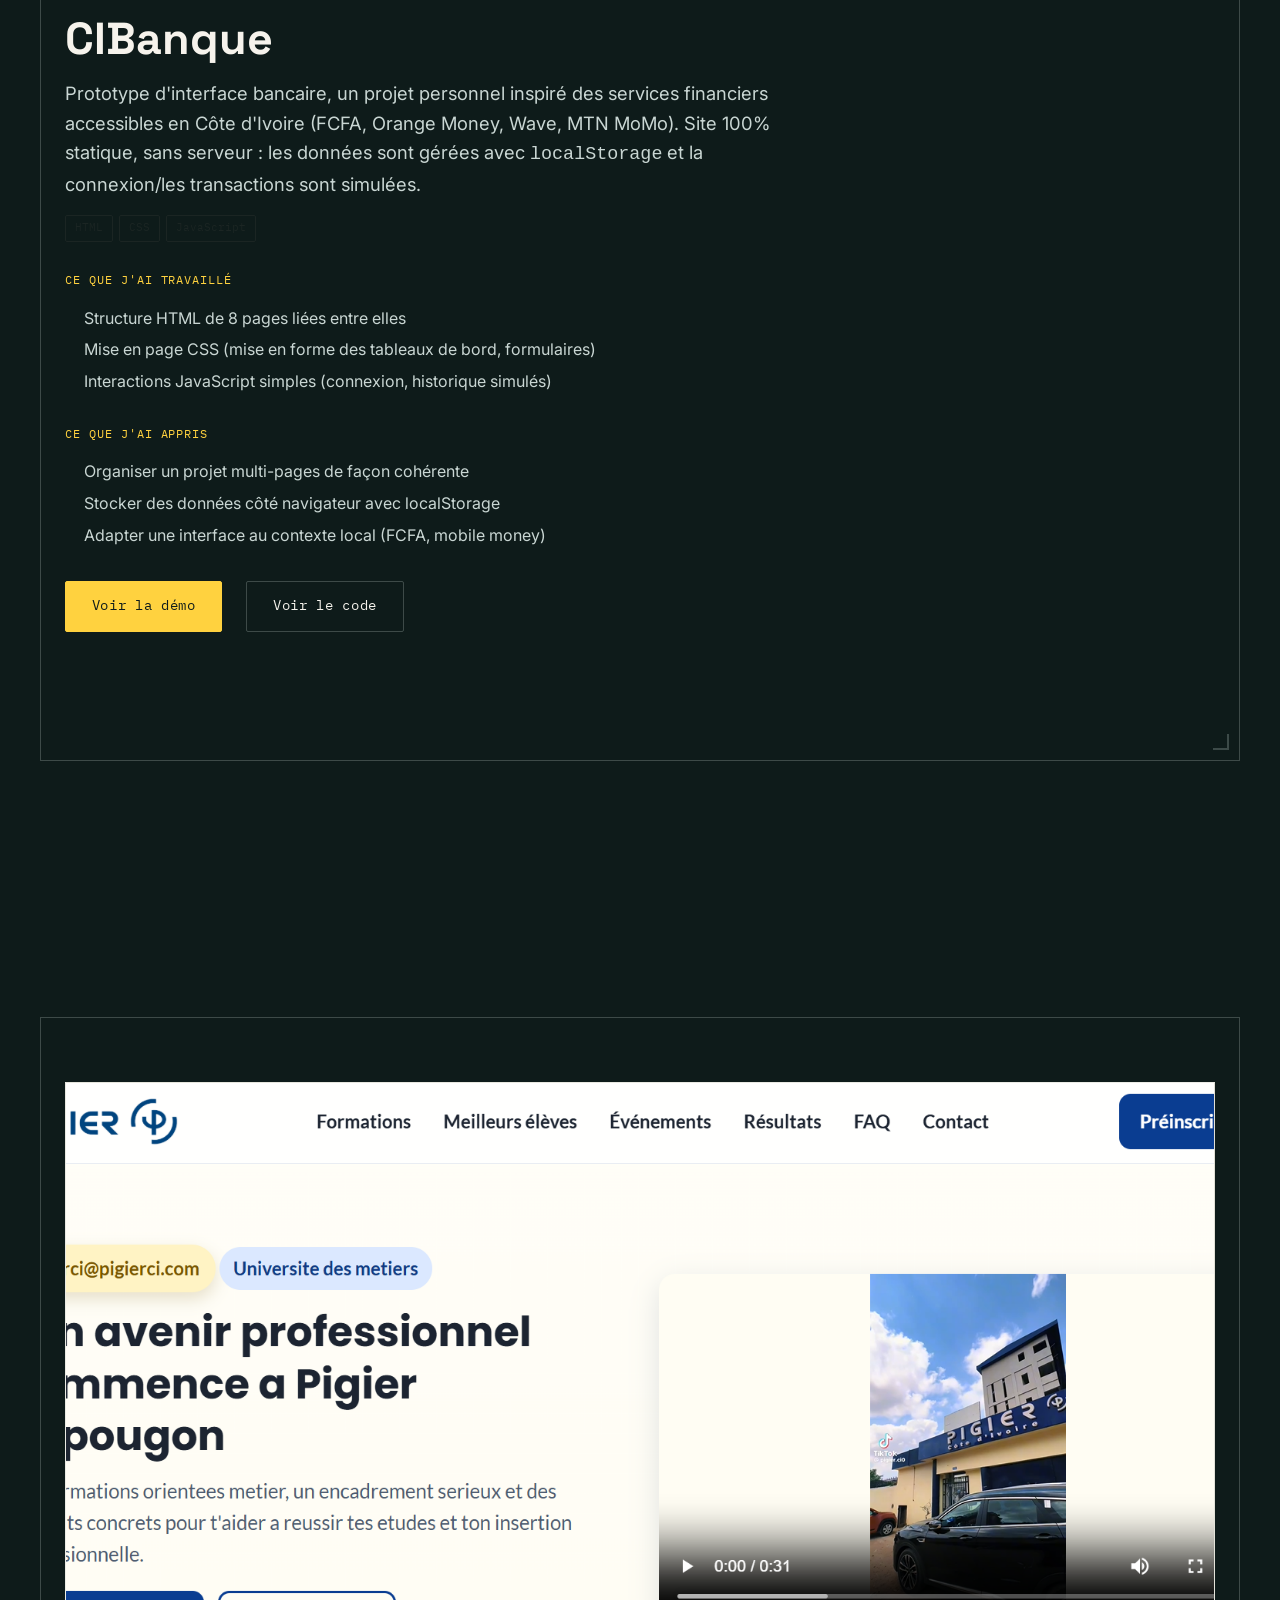
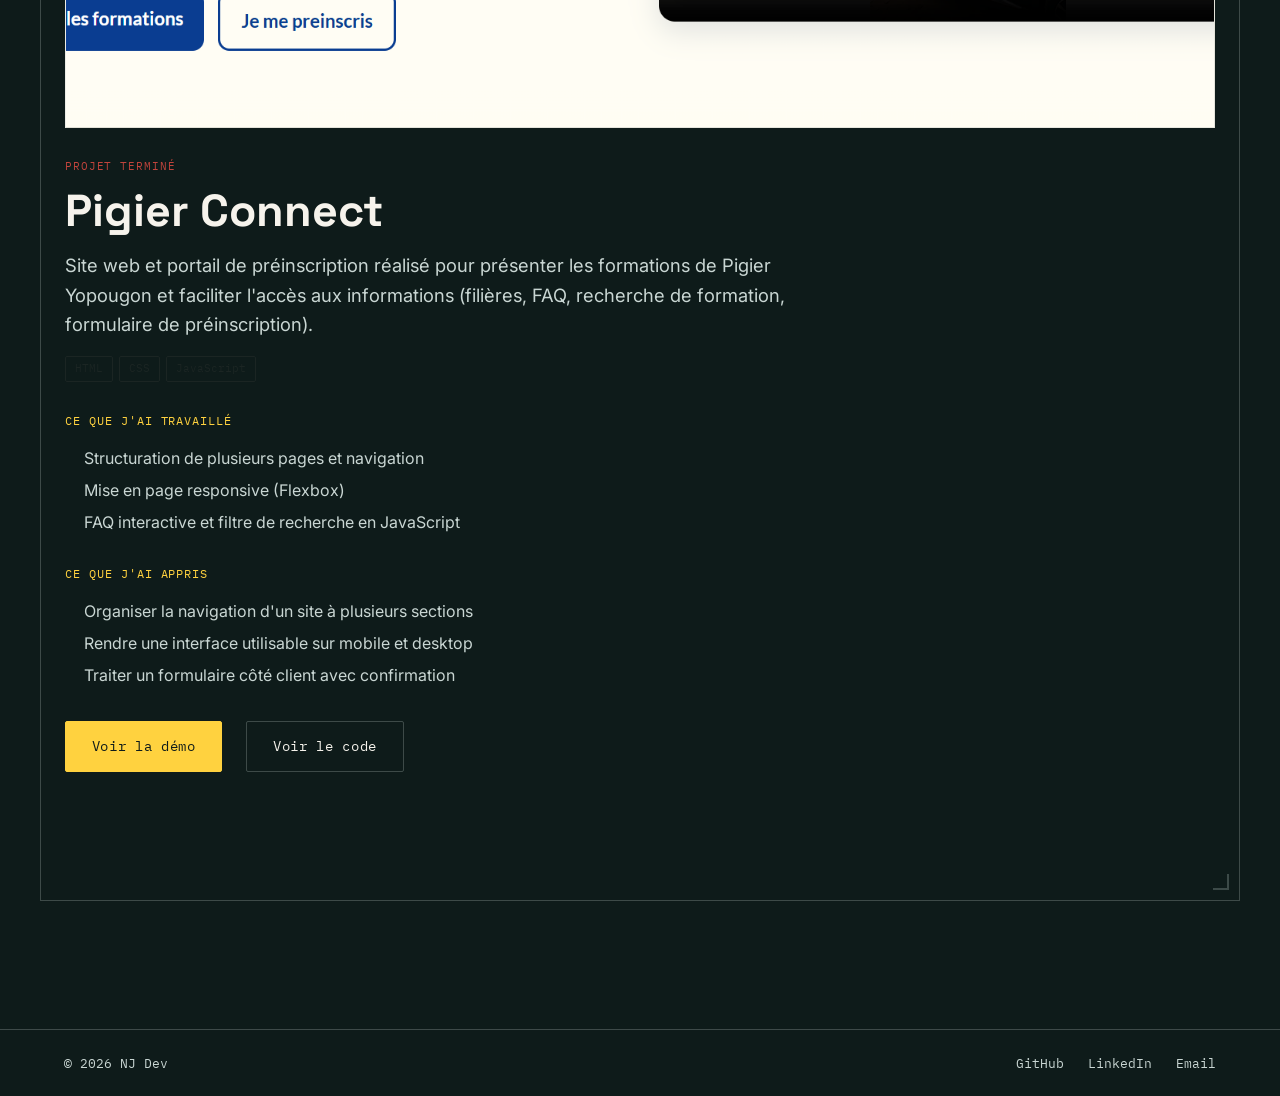
<file: projets.html>
<!doctype html>
<html lang="fr">
  <head>
    <meta charset="UTF-8" />
    <meta name="viewport" content="width=device-width, initial-scale=1.0" />
    <title>Projets — NJ Dev</title>
    <meta
      name="description"
      content="Les projets réalisés par NJ Dev : Dona CI, Passerelle, CIBanque et Pigier Connect."
    />

    <link rel="preconnect" href="https://fonts.googleapis.com" />
    <link
      href="https://fonts.googleapis.com/css2?family=Space+Grotesk:wght@500;700&family=Inter:wght@400;500;600&family=IBM+Plex+Mono:wght@400;500;700&display=swap"
      rel="stylesheet"
    />

    <link rel="stylesheet" href="css/style.css" />
    <style>
      .learned-list {
        margin-top: 1rem;
        padding-left: 1.2rem;
      }
      .learned-list li {
        margin-bottom: 0.4rem;
        color: var(--ink-line);
      }
      .subhead {
        font-family: var(--font-mono);
        font-size: 0.75rem;
        text-transform: uppercase;
        letter-spacing: 0.08em;
        color: var(--amber);
        margin-top: 1.8rem;
      }
    </style>
  </head>
  <body>
    <div class="blueprint-grid" aria-hidden="true"></div>

    <!-- ===== NAVIGATION ===== -->
    <header class="navbar">
      <div class="container">
        <a href="index.html" class="logo">NJ<span>_</span>DEV</a>
        <nav>
          <ul class="nav-links" id="navLinks">
            <li><a href="index.html">Accueil</a></li>
            <li><a href="projets.html" aria-current="page">Projets</a></li>
            <li><a href="apropos.html">À propos</a></li>
            <li><a href="contact.html">Contact</a></li>
            <li>
              <a
                href="documents/CV_NGoran_Junior_Charmel_Privat.pdf"
                target="_blank"
                rel="noopener"
                style="color: var(--amber)"
                >CV</a
              >
            </li>
          </ul>
        </nav>
        <button
          class="nav-toggle"
          id="navToggle"
          aria-label="Ouvrir le menu"
          aria-expanded="false"
        >
          MENU
        </button>
      </div>
    </header>

    <!-- ===== EN-TÊTE DE PAGE ===== -->
    <section class="hero" style="min-height: 30vh">
      <div class="container">
        <h1>Mes projets</h1>
        <p class="lede" style="margin-top: 1rem">
          Une sélection de projets réalisés en HTML, CSS, JavaScript, PHP et Laravel.
        </p>
      </div>
    </section>

    <!-- ===== PROJET 1 : DONA CI ===== -->
    <section id="dona-ci">
      <div class="container panel">
        <div class="section-head">
          <div class="project-detail-embed">
            <img
              class="project-shot-contain"
              src="images/dona-ci-preview.png"
              alt="Capture d'écran de Dona CI"
            />
          </div>
          <span class="project-rev">Site vitrine</span>
          <h2 style="margin-top: 0.5rem">Dona CI</h2>
          <p class="lede" style="margin-top: 1rem">
            Site de sensibilisation consacré au don de sang en Côte d'Ivoire.
            Le projet présente clairement les informations essentielles,
            accompagne les organisations qui souhaitent organiser une collecte
            et oriente les visiteurs vers les bonnes démarches.
          </p>

          <div class="tag-row" style="margin-top: 1rem">
            <span class="tag">HTML</span>
            <span class="tag">CSS</span>
            <span class="tag">JavaScript</span>
          </div>

          <p class="subhead">Ce que le projet présente</p>
          <ul class="learned-list">
            <li>Conception d'une identité visuelle dédiée au sujet</li>
            <li>Architecture d'un site multi-pages et responsive</li>
            <li>Pages d'information, de contact et de mobilisation</li>
          </ul>

          <p class="subhead">Point important</p>
          <p class="lede" style="margin-top: 0.7rem">
            C'est une démonstration de conception. Avant une mise en ligne
            réelle, les contacts et les circuits de collecte doivent être
            validés avec une structure médicale ou associative partenaire.
          </p>

          <div class="hero-actions" style="margin-top: 2rem">
            <a
              href="https://njdev154.github.io/dona-ci/"
              class="btn btn-primary"
              target="_blank"
              rel="noopener"
              >Voir le site</a
            >
            <a
              href="https://github.com/njdev154/dona-ci"
              class="btn btn-secondary"
              target="_blank"
              rel="noopener"
              >Voir le code</a
            >
          </div>
        </div>
      </div>
    </section>

    <!-- ===== PROJET 2 : PASSERELLE ===== -->
    <section id="passerelle">
      <div class="container panel">
        <div class="section-head">
          <div class="project-detail-embed">
            <img
              src="images/passerelle-preview.png"
              alt="Capture d'écran de Passerelle"
            />
          </div>
          <span class="project-rev">Projet full stack</span>
          <h2 style="margin-top: 0.5rem">Passerelle</h2>
          <p class="lede" style="margin-top: 1rem">
            Plateforme web qui rapproche étudiants, entreprises et
            établissements pour mieux suivre les stages, l'alternance et le
            premier emploi. Elle va au-delà d'un tableau d'offres : chaque
            candidature peut être suivie tout au long du parcours.
          </p>

          <div class="tag-row" style="margin-top: 1rem">
            <span class="tag">Laravel</span>
            <span class="tag">PHP</span>
            <span class="tag">MySQL</span>
            <span class="tag">Blade</span>
            <span class="tag">JavaScript</span>
          </div>

          <p class="subhead">Fonctionnalités mises en place</p>
          <ul class="learned-list">
            <li>Authentification par e-mail avec vérification de compte</li>
            <li>Connexion Google en environnement local</li>
            <li>Espaces adaptés aux étudiants, entreprises, établissements et administration</li>
            <li>Gestion des offres, candidatures, profils et suivi de stage</li>
            <li>Base de données MySQL et données de démonstration</li>
          </ul>

          <p class="subhead">Disponibilité</p>
          <p class="lede" style="margin-top: 0.7rem">
            Démonstration locale fonctionnelle. La version publique demande un
            domaine, un hébergement PHP/MySQL et la configuration finale des
            services e-mail et Google.
          </p>

          <div class="hero-actions" style="margin-top: 2rem">
            <a
              href="https://github.com/njdev154/passerelle"
              class="btn btn-secondary"
              target="_blank"
              rel="noopener"
              >Voir le code</a
            >
          </div>
        </div>
      </div>
    </section>

    <!-- ===== PROJET 3 : CIBANQUE ===== -->
    <section id="cibanque">
      <div class="container panel">
        <div class="section-head">
          <div class="project-detail-embed">
            <img
              src="images/cibanque-preview.jpg"
              alt="Capture d'écran du site CIBanque"
            />
          </div>
          <span class="project-rev">Projet terminé</span>
          <h2 style="margin-top: 0.5rem">CIBanque</h2>
          <p class="lede" style="margin-top: 1rem">
            Prototype d'interface bancaire, un projet personnel inspiré des
            services financiers accessibles en Côte d'Ivoire (FCFA, Orange
            Money, Wave, MTN MoMo). Site 100% statique, sans serveur : les
            données sont gérées avec <code>localStorage</code> et la
            connexion/les transactions sont simulées.
          </p>

          <div class="tag-row" style="margin-top: 1rem">
            <span class="tag">HTML</span>
            <span class="tag">CSS</span>
            <span class="tag">JavaScript</span>
          </div>

          <p class="subhead">Ce que j'ai travaillé</p>
          <ul class="learned-list">
            <li>Structure HTML de 8 pages liées entre elles</li>
            <li>
              Mise en page CSS (mise en forme des tableaux de bord, formulaires)
            </li>
            <li>
              Interactions JavaScript simples (connexion, historique simulés)
            </li>
          </ul>

          <p class="subhead">Ce que j'ai appris</p>
          <ul class="learned-list">
            <li>Organiser un projet multi-pages de façon cohérente</li>
            <li>Stocker des données côté navigateur avec localStorage</li>
            <li>
              Adapter une interface au contexte local (FCFA, mobile money)
            </li>
          </ul>

          <div class="hero-actions" style="margin-top: 2rem">
            <a
              href="https://njdev154.github.io/cibanque/"
              class="btn btn-primary"
              target="_blank"
              rel="noopener"
              >Voir la démo</a
            >
            <a
              href="https://github.com/njdev154/cibanque"
              class="btn btn-secondary"
              target="_blank"
              rel="noopener"
              >Voir le code</a
            >
          </div>
        </div>
      </div>
    </section>

    <!-- ===== PROJET 4 : PIGIER CONNECT ===== -->
    <section id="pigier-connect">
      <div class="container panel">
        <div class="section-head">
          <div class="project-detail-embed">
            <img
              src="images/pigier-connect-preview.jpg"
              alt="Capture d'écran du site Pigier Connect"
            />
          </div>
          <span class="project-rev">Projet terminé</span>
          <h2 style="margin-top: 0.5rem">Pigier Connect</h2>
          <p class="lede" style="margin-top: 1rem">
            Site web et portail de préinscription réalisé pour présenter les
            formations de Pigier Yopougon et faciliter l'accès aux informations
            (filières, FAQ, recherche de formation, formulaire de
            préinscription).
          </p>

          <div class="tag-row" style="margin-top: 1rem">
            <span class="tag">HTML</span>
            <span class="tag">CSS</span>
            <span class="tag">JavaScript</span>
          </div>

          <p class="subhead">Ce que j'ai travaillé</p>
          <ul class="learned-list">
            <li>Structuration de plusieurs pages et navigation</li>
            <li>Mise en page responsive (Flexbox)</li>
            <li>FAQ interactive et filtre de recherche en JavaScript</li>
          </ul>

          <p class="subhead">Ce que j'ai appris</p>
          <ul class="learned-list">
            <li>Organiser la navigation d'un site à plusieurs sections</li>
            <li>Rendre une interface utilisable sur mobile et desktop</li>
            <li>Traiter un formulaire côté client avec confirmation</li>
          </ul>

          <div class="hero-actions" style="margin-top: 2rem">
            <a
              href="https://njdev154.github.io/pigier-connect/"
              class="btn btn-primary"
              target="_blank"
              rel="noopener"
              >Voir la démo</a
            >
            <a
              href="https://github.com/njdev154/pigier-connect"
              class="btn btn-secondary"
              target="_blank"
              rel="noopener"
              >Voir le code</a
            >
          </div>
        </div>
      </div>
    </section>

    <!-- ===== FOOTER ===== -->
    <footer>
      <div class="container footer-row">
        <span>© 2026 NJ Dev</span>
        <div class="footer-links">
          <a href="https://github.com/njdev154" target="_blank" rel="noopener"
            >GitHub</a
          >
          <a
            href="https://www.linkedin.com/in/junior-ngoran/"
            target="_blank"
            rel="noopener"
            >LinkedIn</a
          >
          <a href="mailto:ngoranjunior154@gmail.com">Email</a>
        </div>
      </div>
    </footer>

    <script src="js/main.js"></script>
  </body>
</html>
</file>
<file: css/style.css>
/* ============================================
   NJ DEV — PORTFOLIO
   Concept : "Chantier / Plan de construction"
   Un dev junior qui montre sa progression comme
   un carnet de chantier d'architecte.
   ============================================ */

/* ---- 1. VARIABLES (le système de design) ----
   Toutes les couleurs et tailles sont définies ici.
   Si tu veux changer une couleur plus tard,
   tu ne modifies QUE cette section. */
:root {
  /* Couleurs */
  --ink-dark: #0e1b1a; /* fond principal, bleu-sapin très sombre */
  --ink-line: #c9d6d3; /* lignes de grille, texte clair sur fond sombre */
  --ink-line-faint: #c9d6d340; /* même couleur mais transparente, pour la grille */
  --amber: #ffd23f; /* accent principal — le "tampon" */
  --rust: #c1443c; /* accent secondaire — annotations, jamais en masse */
  --paper: #f6f3ec; /* surface claire pour les cartes */
  --paper-dim: #e8e3d6; /* variante un peu plus foncée du papier */
  --ink-text: #1b2523; /* texte sombre sur fond clair */

  /* Typographie */
  --font-display: "Space Grotesk", sans-serif;
  --font-body: "Inter", sans-serif;
  --font-mono: "IBM Plex Mono", monospace;

  /* Espacements réutilisables */
  --gap-sm: 0.5rem;
  --gap-md: 1.5rem;
  --gap-lg: 4rem;
  --gap-xl: 8rem;

  /* Bordures */
  --radius: 2px; /* volontairement presque carré : ambiance "plan technique" */
}

/* ---- 2. RESET DE BASE ----
   Enlève les styles par défaut du navigateur
   pour repartir sur une base propre. */
* {
  margin: 0;
  padding: 0;
  box-sizing: border-box;
}

html {
  scroll-behavior: smooth;
}

body {
  background-color: var(--ink-dark);
  color: var(--ink-line);
  font-family: var(--font-body);
  line-height: 1.6;
  overflow-x: hidden;
}

/* Respect des préférences d'accessibilité :
   si l'utilisateur a désactivé les animations
   dans son système, on les coupe aussi ici. */
@media (prefers-reduced-motion: reduce) {
  * {
    animation-duration: 0.01ms !important;
    transition-duration: 0.01ms !important;
    scroll-behavior: auto !important;
  }
}

a {
  color: inherit;
  text-decoration: none;
}

img {
  max-width: 100%;
  display: block;
}

ul {
  list-style: none;
}

/* ---- 3. LA GRILLE "PAPIER CALQUE" ----
   Un fond en filigrane qui rappelle le papier
   millimétré d'un plan d'architecte. Appliqué
   en fond de <body> via un pseudo-élément fixe. */
.blueprint-grid {
  position: fixed;
  inset: 0;
  z-index: 0;
  pointer-events: none;
  background-image:
    linear-gradient(var(--ink-line-faint) 1px, transparent 1px),
    linear-gradient(90deg, var(--ink-line-faint) 1px, transparent 1px);
  background-size: 40px 40px;
  opacity: 0.35;
}

/* ---- 4. TYPOGRAPHIE GÉNÉRALE ---- */
h1,
h2,
h3 {
  font-family: var(--font-display);
  font-weight: 700;
  line-height: 1.1;
  color: var(--paper);
}

h1 {
  font-size: clamp(2.5rem, 6vw, 4.5rem);
}

h2 {
  font-size: clamp(1.8rem, 4vw, 2.8rem);
}

.eyebrow {
  font-family: var(--font-mono);
  font-size: 0.8rem;
  letter-spacing: 0.15em;
  text-transform: uppercase;
  color: var(--amber);
}

.lede {
  font-size: 1.15rem;
  color: var(--ink-line);
  max-width: 60ch;
}

/* ---- 5. CONTENEUR GÉNÉRAL ---- */
.container {
  max-width: 1200px;
  margin: 0 auto;
  padding: 0 1.5rem;
  position: relative;
  z-index: 1;
}

section {
  padding: var(--gap-xl) 0;
}

/* ---- 6. NAVIGATION ---- */
.navbar {
  position: sticky;
  top: 0;
  z-index: 100;
  background-color: rgba(14, 27, 26, 0.9);
  backdrop-filter: blur(6px);
  border-bottom: 1px solid var(--ink-line-faint);
}

.navbar .container {
  display: flex;
  align-items: center;
  justify-content: space-between;
  padding-top: 1.2rem;
  padding-bottom: 1.2rem;
}

.logo {
  font-family: var(--font-mono);
  font-weight: 700;
  font-size: 1.1rem;
  color: var(--paper);
  letter-spacing: 0.05em;
}

.logo span {
  color: var(--amber);
}

.nav-links {
  display: flex;
  gap: var(--gap-md);
  font-family: var(--font-mono);
  font-size: 0.9rem;
}

.nav-links a {
  position: relative;
  padding: 0.3rem 0;
  color: var(--ink-line);
  transition: color 0.2s ease;
}

.nav-links a::after {
  content: "";
  position: absolute;
  left: 0;
  bottom: 0;
  width: 0;
  height: 1px;
  background-color: var(--amber);
  transition: width 0.25s ease;
}

.nav-links a:hover,
.nav-links a[aria-current="page"] {
  color: var(--amber);
}

.nav-links a:hover::after,
.nav-links a[aria-current="page"]::after {
  width: 100%;
}

.nav-toggle {
  display: none;
  background: none;
  border: 1px solid var(--ink-line-faint);
  color: var(--paper);
  font-family: var(--font-mono);
  padding: 0.4rem 0.7rem;
  cursor: pointer;
}

/* ---- 7. LE "TAMPON" (élément signature) ----
   Un cachet façon tampon administratif/technique,
   légèrement tourné, utilisé sur le hero et ailleurs
   pour marquer le statut "en construction". */
.stamp {
  display: inline-flex;
  align-items: center;
  gap: 0.5rem;
  font-family: var(--font-mono);
  font-size: 0.75rem;
  letter-spacing: 0.1em;
  text-transform: uppercase;
  color: var(--amber);
  border: 2px solid var(--amber);
  padding: 0.4rem 0.9rem;
  transform: rotate(-3deg);
  border-radius: var(--radius);
}

.stamp::before {
  content: "●";
  font-size: 0.6rem;
}

/* ---- 8. PANNEAUX (cadres de section) ----
   Un simple encadré discret pour délimiter les sections,
   avec un petit coin décoratif — sans texte d'annotation. */
.panel {
  position: relative;
  border: 1px solid var(--ink-line-faint);
  padding: var(--gap-lg) var(--gap-md);
}

/* petit coin décoratif, discret, rappel de l'identité "technique" */
.panel::after {
  content: "";
  position: absolute;
  bottom: 0.6rem;
  right: 0.6rem;
  width: 14px;
  height: 14px;
  border-right: 2px solid var(--ink-line-faint);
  border-bottom: 2px solid var(--ink-line-faint);
}

/* ---- 9. HERO (page d'accueil) ---- */
.hero {
  min-height: 90vh;
  display: flex;
  align-items: center;
  padding-top: var(--gap-lg);
}

.hero-grid {
  display: grid;
  grid-template-columns: 1.3fr 1fr;
  gap: var(--gap-lg);
  align-items: center;
}

.hero-text .stamp {
  margin-bottom: var(--gap-md);
}

.hero-text h1 {
  margin: 1rem 0;
}

.hero-text h1 .accent {
  color: var(--amber);
}

.hero-actions {
  display: flex;
  gap: var(--gap-md);
  margin-top: var(--gap-md);
  flex-wrap: wrap;
}

/* ---- 10. BOUTONS ---- */
.btn {
  display: inline-flex;
  align-items: center;
  gap: 0.5rem;
  font-family: var(--font-mono);
  font-size: 0.85rem;
  letter-spacing: 0.05em;
  padding: 0.85rem 1.6rem;
  border: 1px solid var(--amber);
  transition: all 0.2s ease;
  cursor: pointer;
  border-radius: var(--radius);
}

.btn-primary {
  background-color: var(--amber);
  color: var(--ink-dark);
}

.btn-primary:hover {
  background-color: transparent;
  color: var(--amber);
}

.btn-secondary {
  background-color: transparent;
  color: var(--paper);
  border-color: var(--ink-line-faint);
}

.btn-secondary:hover {
  border-color: var(--amber);
  color: var(--amber);
}

/* ---- 11. PHOTO DANS UN CADRE "PLAN" ---- */
.hero-photo-frame {
  position: relative;
  aspect-ratio: 4 / 5;
  border: 1px solid var(--ink-line-faint);
  padding: 1rem;
}

.hero-photo-frame img {
  width: 100%;
  height: 100%;
  object-fit: cover;
  filter: grayscale(15%) contrast(1.05);
}

/* Label jargon retiré : le cadre parle de lui-même, pas besoin
   d'une annotation "PORTRAIT — ÉCH. 1:1" façon maquette. */
/* ---- 12. STATS RAPIDES (chiffres clés) ---- */
.stats-row {
  display: flex;
  gap: var(--gap-lg);
  margin-top: var(--gap-lg);
  flex-wrap: wrap;
}

.stat .stat-num {
  font-family: var(--font-display);
  font-size: 2.2rem;
  color: var(--amber);
  font-weight: 700;
}

.stat .stat-label {
  font-family: var(--font-mono);
  font-size: 0.75rem;
  color: var(--ink-line);
  text-transform: uppercase;
  letter-spacing: 0.08em;
}

/* ---- 13. CARTES PROJETS ---- */
.section-head {
  margin-bottom: var(--gap-lg);
}

.projects-grid {
  display: grid;
  grid-template-columns: repeat(2, 1fr);
  gap: var(--gap-md);
}

.project-card {
  background-color: var(--paper);
  color: var(--ink-text);
  border-radius: var(--radius);
  overflow: hidden;
  position: relative;
  display: flex;
  flex-direction: column;
  transition:
    transform 0.25s ease,
    box-shadow 0.25s ease;
}

.project-card:hover {
  transform: translateY(-6px);
  box-shadow: 0 20px 40px -20px rgba(0, 0, 0, 0.5);
}

.project-thumb {
  aspect-ratio: 16 / 10;
  background: linear-gradient(135deg, var(--paper-dim), var(--paper));
  border-bottom: 1px solid var(--ink-dark);
  overflow: hidden;
}

.project-thumb img {
  width: 100%;
  height: 100%;
  object-fit: cover;
  object-position: top; /* montre le haut de la page (le plus parlant) plutôt que le centre */
}

.project-detail-embed {
  aspect-ratio: 16 / 9;
  background: linear-gradient(135deg, var(--paper-dim), var(--paper));
  border: 1px solid var(--ink-line-faint);
  margin-bottom: var(--gap-md);
  overflow: hidden;
}

.project-detail-embed img {
  width: 100%;
  height: 100%;
  object-fit: cover;
  object-position: top;
}

/* Certaines captures sont volontairement plus larges que leur cadre. */
.project-thumb img.project-shot-contain,
.project-detail-embed img.project-shot-contain {
  object-fit: contain;
  background: var(--paper-dim);
}

.project-body {
  padding: var(--gap-md);
  display: flex;
  flex-direction: column;
  gap: 0.7rem;
  flex-grow: 1;
}

.project-rev {
  font-family: var(--font-mono);
  font-size: 0.7rem;
  color: var(--rust);
  letter-spacing: 0.08em;
  text-transform: uppercase;
}

.project-body h3 {
  color: var(--ink-text);
  font-size: 1.4rem;
}

.project-body p {
  font-size: 0.95rem;
  color: #4a5250;
}

.tag-row {
  display: flex;
  gap: 0.4rem;
  flex-wrap: wrap;
  margin-top: 0.3rem;
}

.tag {
  font-family: var(--font-mono);
  font-size: 0.7rem;
  padding: 0.2rem 0.55rem;
  border: 1px solid var(--ink-text);
  border-radius: var(--radius);
  color: var(--ink-text);
}

.project-link {
  margin-top: auto;
  font-family: var(--font-mono);
  font-size: 0.85rem;
  color: var(--rust);
  padding-top: 0.6rem;
  display: inline-flex;
  align-items: center;
  gap: 0.4rem;
}

.project-link::after {
  content: "→";
  transition: transform 0.2s ease;
}

.project-card:hover .project-link::after {
  transform: translateX(4px);
}

/* ---- 14. ANNOTATIONS / LIGNES DE REPÈRE (skills) ---- */
.annotation-list {
  display: flex;
  flex-direction: column;
  gap: 1.2rem;
}

.annotation {
  display: grid;
  grid-template-columns: 100px 1fr;
  align-items: baseline;
  gap: 1rem;
  border-bottom: 1px dashed var(--ink-line-faint);
  padding-bottom: 1.2rem;
}

.annotation-code {
  font-family: var(--font-mono);
  font-size: 0.8rem;
  color: var(--amber);
}

.annotation-body h4 {
  font-family: var(--font-display);
  color: var(--paper);
  font-size: 1.1rem;
  margin-bottom: 0.2rem;
}

.annotation-body p {
  font-size: 0.9rem;
  color: var(--ink-line);
}

/* ---- 15. FOOTER ---- */
footer {
  border-top: 1px solid var(--ink-line-faint);
  padding: var(--gap-md) 0;
  font-family: var(--font-mono);
  font-size: 0.8rem;
}

.footer-row {
  display: flex;
  justify-content: space-between;
  align-items: center;
  flex-wrap: wrap;
  gap: 1rem;
}

.footer-links {
  display: flex;
  gap: var(--gap-md);
}

.footer-links a:hover {
  color: var(--amber);
}

/* ---- 16. CLASSES RÉUTILISABLES (à la place des style="..." dans le HTML) ---- */
.nav-cv {
  color: var(--amber);
}

.hero-compact {
  min-height: 30vh;
}

.lede-strong {
  font-size: 1.3rem;
  color: var(--paper);
}

.lede-follow {
  margin-top: 1rem;
}

.lede-tight {
  margin-top: 0.5rem;
}

.text-accent {
  color: var(--amber);
}

.hero-tags {
  margin-top: 1.2rem;
}

.tag-accent {
  border-color: var(--amber);
  color: var(--amber);
}

.tag-row-follow {
  margin-top: 1rem;
}

.tag-row-block {
  margin-bottom: 1.5rem;
}

.project-title {
  margin-top: 0.5rem;
}

.actions-follow {
  margin-top: 2rem;
}

.eyebrow-follow {
  margin-top: 2rem;
}

.page-heading {
  margin-top: 1rem;
}

.contact-heading {
  margin: 0.8rem 0 1.5rem;
}

.btn-start {
  justify-self: start;
}

/* ---- 17. LISTES "CE QUE J'AI APPRIS" (page projets) ---- */
.learned-list {
  margin-top: 1rem;
  padding-left: 1.2rem;
}

.learned-list li {
  margin-bottom: 0.4rem;
  color: var(--ink-line);
}

.subhead {
  font-family: var(--font-mono);
  font-size: 0.75rem;
  text-transform: uppercase;
  letter-spacing: 0.08em;
  color: var(--amber);
  margin-top: 1.8rem;
}

/* ---- 18. TIMELINE (page à propos) ---- */
.timeline {
  display: flex;
  flex-direction: column;
  gap: 1.5rem;
  margin-top: 1.5rem;
}

.timeline-item {
  display: grid;
  grid-template-columns: 140px 1fr;
  gap: 1rem;
  border-left: 2px solid var(--amber);
  padding-left: 1.2rem;
}

.timeline-tag {
  font-family: var(--font-mono);
  font-size: 0.8rem;
  color: var(--amber);
}

.timeline-body h4 {
  font-family: var(--font-display);
  color: var(--paper);
  font-size: 1.1rem;
  margin-bottom: 0.2rem;
}

.timeline-body p {
  font-size: 0.9rem;
  color: var(--ink-line);
}

/* ---- 19. FORMULAIRE DE CONTACT ---- */
.form-grid {
  display: grid;
  gap: 1.2rem;
  max-width: 560px;
}

.form-field {
  display: flex;
  flex-direction: column;
  gap: 0.4rem;
}

.form-field label {
  font-family: var(--font-mono);
  font-size: 0.75rem;
  letter-spacing: 0.08em;
  text-transform: uppercase;
  color: var(--amber);
}

.form-field input,
.form-field textarea {
  background-color: var(--paper);
  color: var(--ink-text);
  border: 1px solid var(--ink-line-faint);
  padding: 0.8rem 1rem;
  font-family: var(--font-body);
  font-size: 0.95rem;
  border-radius: var(--radius);
}

.form-field input:focus,
.form-field textarea:focus {
  outline: 2px solid var(--amber);
  outline-offset: 2px;
}

.form-field textarea {
  resize: vertical;
  min-height: 130px;
}

.contact-grid {
  display: grid;
  grid-template-columns: 1fr 1fr;
  gap: var(--gap-lg);
}

.contact-info-list {
  display: flex;
  flex-direction: column;
  gap: 1.5rem;
}

.contact-info-list a {
  font-family: var(--font-mono);
  font-size: 1rem;
  display: flex;
  flex-direction: column;
  gap: 0.2rem;
}

.contact-info-list a span.label {
  font-size: 0.7rem;
  color: var(--amber);
  text-transform: uppercase;
  letter-spacing: 0.08em;
}

.contact-info-list a:hover span.value {
  color: var(--amber);
}

#formStatus {
  font-family: var(--font-mono);
  font-size: 0.85rem;
  margin-top: 0.8rem;
}

/* ---- 20. BOUTON RETOUR EN HAUT ---- */
.back-to-top {
  position: fixed;
  right: 1.4rem;
  bottom: 1.4rem;
  z-index: 90;
  width: 2.6rem;
  height: 2.6rem;
  display: none;
  align-items: center;
  justify-content: center;
  background-color: var(--amber);
  color: var(--ink-dark);
  border: none;
  border-radius: var(--radius);
  font-family: var(--font-mono);
  font-size: 1.1rem;
  cursor: pointer;
}

.back-to-top.is-visible {
  display: flex;
}

.back-to-top:hover {
  background-color: var(--paper);
}

/* ---- 21. RESPONSIVE (mobile) ---- */
@media (max-width: 860px) {
  .hero-grid {
    grid-template-columns: 1fr;
  }

  .hero-photo-frame {
    order: -1;
    max-width: 280px;
    margin: 0 auto;
  }

  .projects-grid {
    grid-template-columns: 1fr;
  }

  .nav-links {
    position: absolute;
    top: 100%;
    left: 0;
    right: 0;
    background-color: var(--ink-dark);
    flex-direction: column;
    padding: 1.5rem;
    border-bottom: 1px solid var(--ink-line-faint);
    display: none;
  }

  .nav-links.open {
    display: flex;
  }

  .nav-toggle {
    display: block;
  }

  .annotation {
    grid-template-columns: 1fr;
    gap: 0.3rem;
  }

  .contact-grid {
    grid-template-columns: 1fr;
  }

  .timeline-item {
    grid-template-columns: 1fr;
  }
}
</file>
